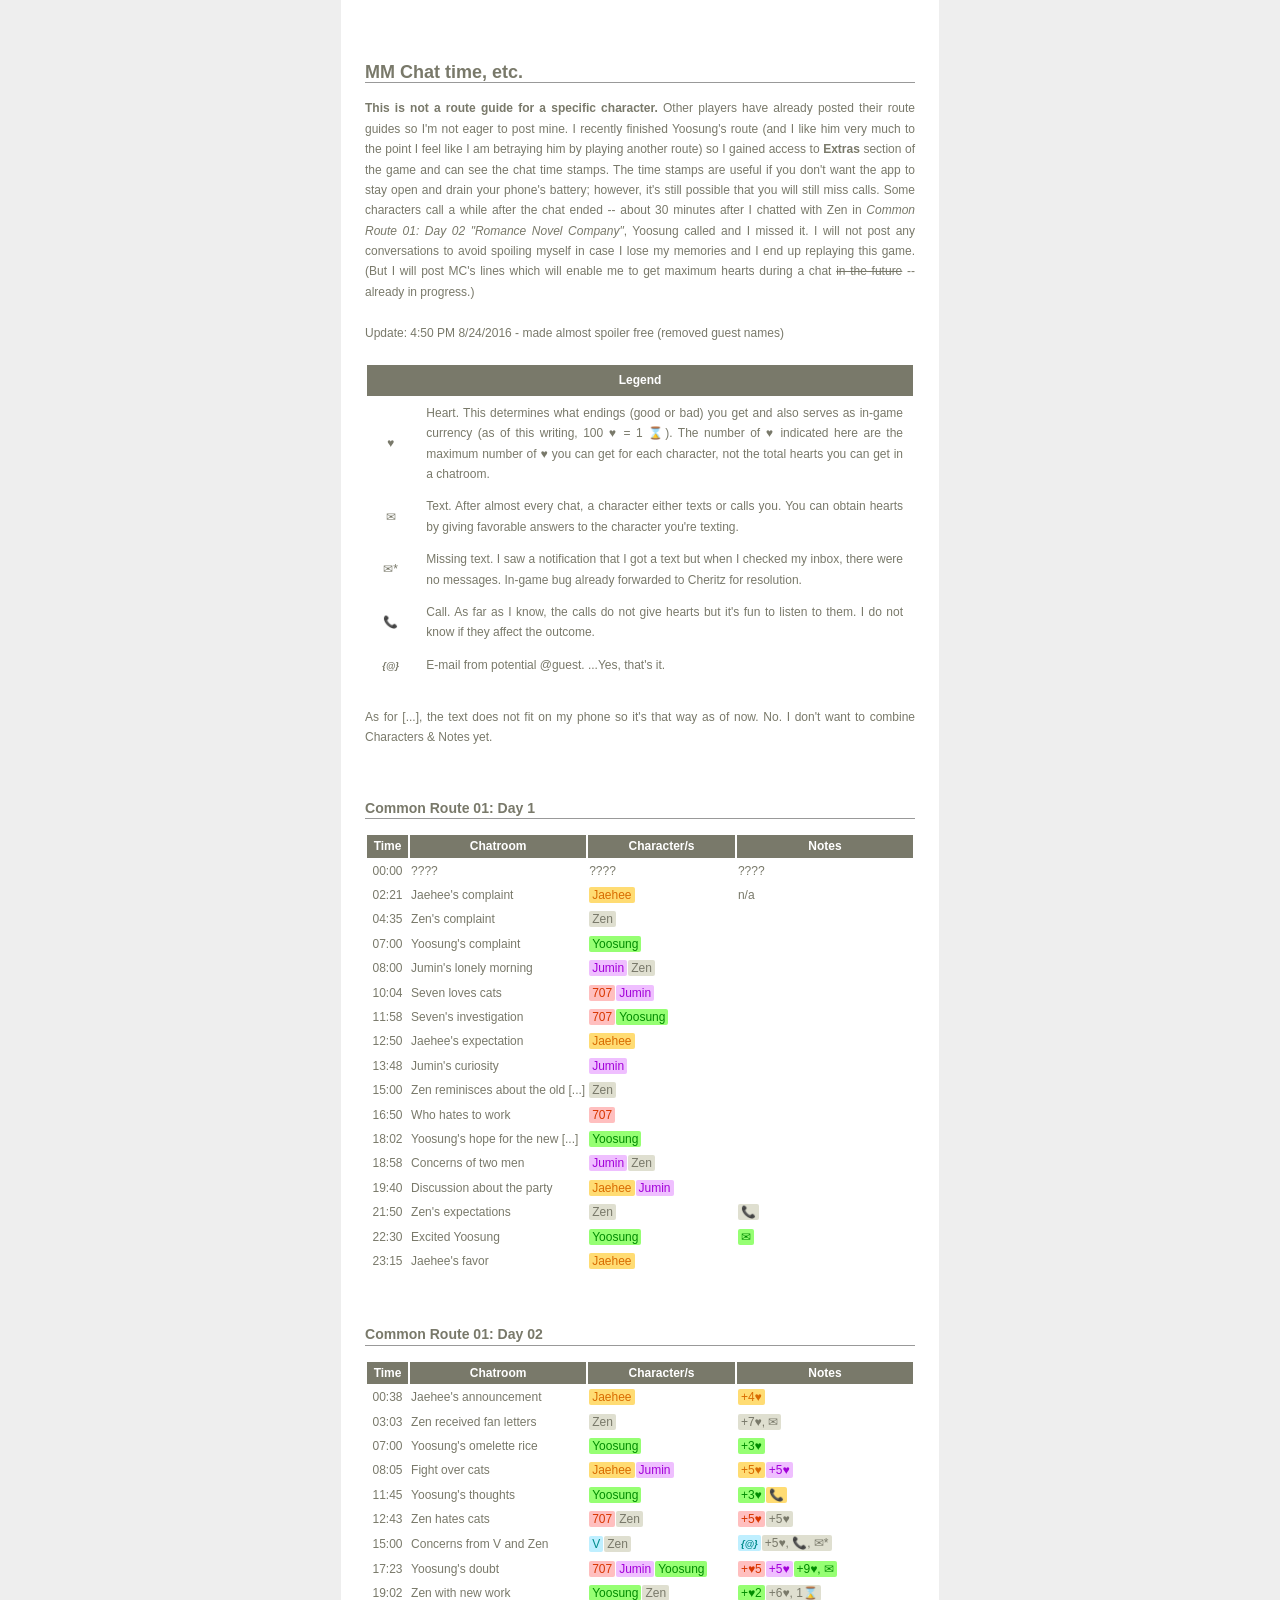
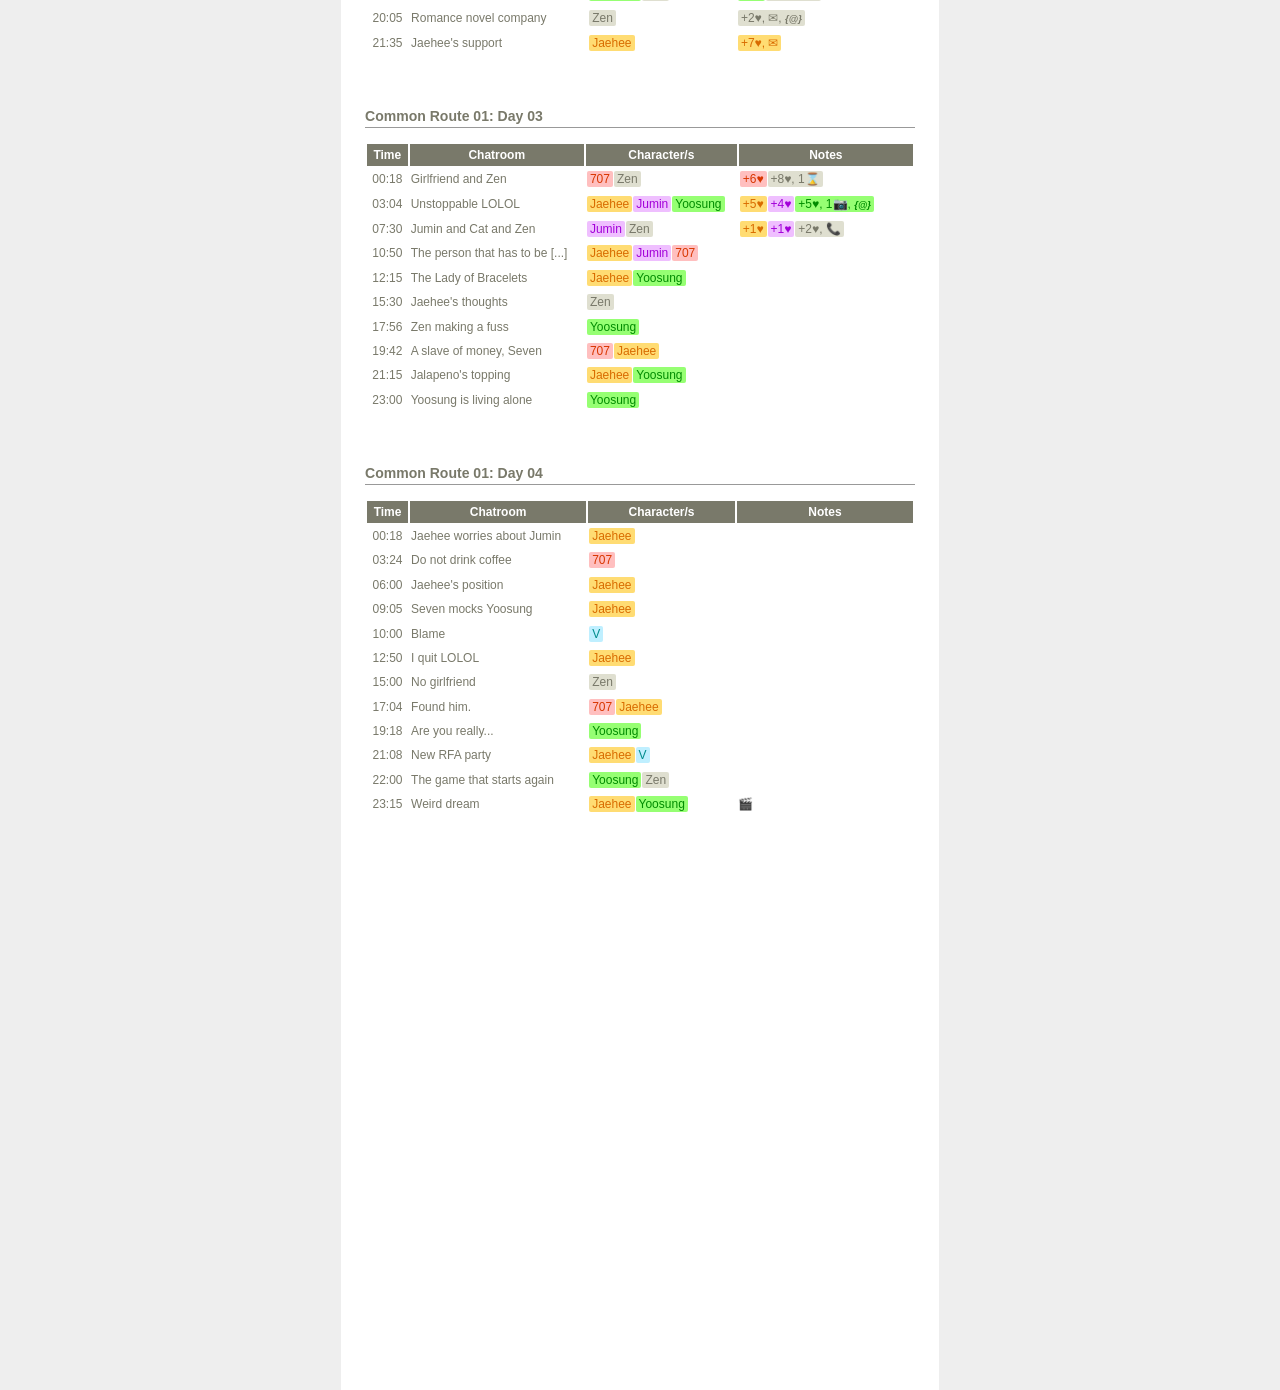
<file: index.html>
<!DOCTYPE html>
<head>
<title>MM Chat time, etc.</title>
<meta http-equiv="Content-Type" content="text/html; charset=utf-8" />
<meta name="description" content="" />
<meta name="author" content="wyh4l84" />
<meta name="keywords" content="" />
<meta name="robots" content="index,follow" />
<link rel="stylesheet" type="text/css" href="styles.css" />
</head>

<body>
<div class="content">
<h2>MM Chat time, etc.</h2>
<b>This is not a route guide for a specific character.</b> Other players have already posted their route guides so I'm not eager to post mine.
I recently finished Yoosung&#39;s route (and I like him very much to the point I feel like I am betraying him by playing another
route) so I gained access to <b>Extras</b> section of the game and can see the chat time stamps. The time stamps are useful if you don't want the app to stay open and drain your phone's battery; however, it's still possible that you will still miss calls. Some characters call a while after the chat ended -- about 30 minutes after I chatted with Zen in <i>Common Route 01: Day 02 "Romance Novel Company"</i>, Yoosung called and I missed it. I will not post any conversations to avoid spoiling myself in case I lose my memories and I end up replaying this game. (But I will post MC's lines which will enable me to get maximum hearts during a chat <del>in the future</del> -- already in progress.)<br/>
<br/>
Update: 4:50 PM 8/24/2016 - made almost spoiler free (removed guest names)
<br/>
<br/>
<table class="legend">
<tr>
	<th colspan="2">Legend</th>
</tr>
<tr>
	<td>♥</td>
	<td>Heart. This determines what endings (good or bad) you get and also serves as in-game currency (as of this writing, 100 ♥ = 1 ⌛). The number of ♥ indicated here are the maximum number of ♥ you can get for each character, not the total hearts you can get in a chatroom.</td>
</tr>
<tr>
	<td>✉</td>
	<td>Text. After almost every chat, a character either texts or calls you. You can obtain hearts by giving favorable answers to the character you're texting.</td>
</tr>
<tr>
	<td>✉*</td>
	<td>Missing text. I saw a notification that I got a text but when I checked my inbox, there were no messages. In-game bug already forwarded to Cheritz for resolution.</td>
</tr>
<tr>
	<td>📞</td>
	<td>Call. As far as I know, the calls do not give hearts but it's fun to listen to them. I do not know if they affect the outcome.</td>
</tr>
<tr>
	<td><span class="email">@</span></td>
	<td>E-mail from potential @guest. ...Yes, that's it.</td>
</tr>
<tr>
	<td></td>
	<td></td>
</tr>
<tr>
	<td></td>
	<td></td>
</tr>
</table>
As for [...], the text does not fit on my phone so it's that way as of now. No. I don't want to combine Characters & Notes yet.<br/>

<h3>Common Route 01: Day 1</h4>
<table><tbody>
<tr>
	<th>Time</th>
	<th>Chatroom</th>
	<th class="mm-character">Character/s</th>
	<th>Notes</th>
</tr>
<tr>
	<td>00:00</td>
	<td>????</td>
	<td>????</td>
	<td>????</td>
</tr>
<tr>
	<td>02:21</td>
	<td>Jaehee's complaint</td>
	<td><span class="mm-Jaehee mm-kyara">Jaehee</span></td>
	<td>n/a</td>
</tr>
<tr>
	<td>04:35</td>
	<td>Zen's complaint</td>
	<td><span class="mm-Zen mm-kyara">Zen</span></td>
	<td></td>
</tr>
<tr>
	<td>07:00</td>
	<td>Yoosung's complaint</td>
	<td><span class="mm-Yoosung mm-kyara">Yoosung</span></td>
	<td></td>
</tr>
<tr>
	<td>08:00</td>
	<td>Jumin's lonely morning</td>
	<td><span class="mm-Jumin mm-kyara">Jumin</span><span class="mm-Zen mm-kyara">Zen</span></td>
	<td></td>
</tr>
<tr>
	<td>10:04</td>
	<td>Seven loves cats</td>
	<td><span class="mm-707 mm-kyara">707</span><span class="mm-Jumin mm-kyara">Jumin</span></td>
	<td></td>
</tr>
<tr>
	<td>11:58</td>
	<td>Seven's investigation</td>
	<td><span class="mm-707 mm-kyara">707</span><span class="mm-Yoosung mm-kyara">Yoosung</span></td>
	<td></td>
</tr>
<tr>
	<td>12:50</td>
	<td>Jaehee's expectation</td>
	<td><span class="mm-Jaehee mm-kyara">Jaehee</span></td>
	<td></td>
</tr>
<tr>
	<td>13:48</td>
	<td>Jumin's curiosity</td>
	<td><span class="mm-Jumin mm-kyara">Jumin</span></td>
	<td></td>
</tr>
<tr>
	<td>15:00</td>
	<td>Zen reminisces about the old [...]</td>
	<td><span class="mm-Zen mm-kyara">Zen</span></td>
	<td></td>
</tr>
<tr>
	<td>16:50</td>
	<td>Who hates to work</td>
	<td><span class="mm-707 mm-kyara">707</span></td>
	<td></td>
</tr>
<tr>
	<td>18:02</td>
	<td>Yoosung's hope for the new [...]</td>
	<td><span class="mm-Yoosung mm-kyara">Yoosung</span></td>
	<td></td>
</tr>
<tr>
	<td>18:58</td>
	<td>Concerns of two men</td>
	<td><span class="mm-Jumin mm-kyara">Jumin</span><span class="mm-Zen mm-kyara">Zen</span></td>
	<td></td>
</tr>
<tr>
	<td>19:40</td>
	<td>Discussion about the party</td>
	<td><span class="mm-Jaehee mm-kyara">Jaehee</span><span class="mm-Jumin mm-kyara">Jumin</span></td>
	<td></td>
</tr>
<tr>
	<td>21:50</td>
	<td>Zen's expectations</td>
	<td><span class="mm-Zen mm-kyara">Zen</span></td>
	<td><span class="mm-Zen mm-kyara">📞</span></td>
</tr>
<tr>
	<td>22:30</td>
	<td>Excited Yoosung</td>
	<td><span class="mm-Yoosung mm-kyara">Yoosung</span></td>
	<td><span class="mm-Yoosung mm-kyara">✉</span></td>
</tr>
<tr>
	<td>23:15</td>
	<td>Jaehee's favor</td>
	<td><span class="mm-Jaehee mm-kyara">Jaehee</span></td>
	<td></td>
</tr>
</tbody></table>
<h3>Common Route 01: Day 02</h3>
<table><tbody>
<tr>
	<th>Time</th>
	<th>Chatroom</th>
	<th class="mm-character">Character/s</th>
	<th>Notes</th>
</tr>
<tr>
	<td>00:38</td>
	<td>Jaehee's announcement</td>
	<td><span class="mm-Jaehee mm-kyara">Jaehee</span></td>
	<td><span class="mm-Jaehee mm-kyara">+4♥</span></td>
</tr>
<tr>
	<td>03:03</td>
	<td>Zen received fan letters</td>
	<td><span class="mm-Zen mm-kyara">Zen</span></td>
	<td><span class="mm-Zen mm-kyara">+7♥, ✉</span></td>
</tr>
<tr>
	<td>07:00</td>
	<td>Yoosung's omelette rice</td>
	<td><span class="mm-Yoosung mm-kyara">Yoosung</span></td>
	<td><span class="mm-Yoosung mm-kyara">+3♥</span></td>
</tr>
<tr>
	<td>08:05</td>
	<td>Fight over cats</td>
	<td><span class="mm-Jaehee mm-kyara">Jaehee</span><span class="mm-Jumin mm-kyara">Jumin</span></td>
	<td><span class="mm-Jaehee mm-kyara">+5♥</span><span class="mm-Jumin mm-kyara">+5♥</span></td>
</tr>
<tr>
	<td>11:45</td>
	<td>Yoosung's thoughts</td>
	<td><span class="mm-Yoosung mm-kyara">Yoosung</span></td>
	<td><span class="mm-Yoosung mm-kyara">+3♥</span><span class="mm-Jaehee mm-kyara">📞</span></td>
</tr>
<tr>
	<td>12:43</td>
	<td>Zen hates cats</td>
	<td><span class="mm-707 mm-kyara">707</span><span class="mm-Zen mm-kyara">Zen</span></td>
	<td><span class="mm-707 mm-kyara">+5♥</span><span class="mm-Zen mm-kyara">+5♥</span></td>
</tr>
<tr>
	<td>15:00</td>
	<td>Concerns from V and Zen</td>
	<td><span class="mm-V mm-kyara">V</span><span class="mm-Zen mm-kyara">Zen</span></td>
	<td><span class="mm-V mm-kyara"><span class="email">@</span></span><span class="mm-Zen mm-kyara">+5♥, 📞, ✉*</span></td>
</tr>
<tr>
	<td>17:23</td>
	<td>Yoosung's doubt</td>
	<td><span class="mm-707 mm-kyara">707</span><span class="mm-Jumin mm-kyara">Jumin</span><span class="mm-Yoosung mm-kyara">Yoosung</span></td>
	<td><span class="mm-707 mm-kyara">+♥5</span><span class="mm-Jumin mm-kyara">+5♥</span><span class="mm-Yoosung mm-kyara">+9♥, ✉</span></td>
</tr>
<tr>
	<td>19:02</td>
	<td>Zen with new work</td>
	<td><span class="mm-Yoosung mm-kyara">Yoosung</span><span class="mm-Zen mm-kyara">Zen</span></td>
	<td><span class="mm-Yoosung mm-kyara">+♥2</span><span class="mm-Zen mm-kyara">+6♥, 1⌛</span></td>
</tr>
<tr>
	<td>20:05</td>
	<td>Romance novel company</td>
	<td><span class="mm-Zen mm-kyara">Zen</span></td>
	<td><span class="mm-Zen mm-kyara">+2♥, ✉, <span class="email">@</span></span></td>
</tr>
<tr>
	<td>21:35</td>
	<td>Jaehee's support</td>
	<td><span class="mm-Jaehee mm-kyara">Jaehee</span></td>
	<td><span class="mm-Jaehee mm-kyara">+7♥, ✉</span></td>
</tr>
</tbody></table>
<h3>Common Route 01: Day 03</h3>
<table><tbody>
<tr>
	<th>Time</th>
	<th>Chatroom</th>
	<th class="mm-character">Character/s</th>
	<th>Notes</th>
</tr>
<tr>
	<td>00:18</td>
	<td>Girlfriend and Zen</td>
	<td><span class="mm-707 mm-kyara">707</span><span class="mm-Zen mm-kyara">Zen</span></td>
	<td><span class="mm-707 mm-kyara">+6♥</span><span class="mm-Zen mm-kyara">+8♥, 1⌛</span></td>
</tr>
<tr>
	<td>03:04</td>
	<td>Unstoppable LOLOL</td>
	<td><span class="mm-Jaehee mm-kyara">Jaehee</span><span class="mm-Jumin mm-kyara">Jumin</span><span class="mm-Yoosung mm-kyara">Yoosung</span></td>
	<td><span class="mm-Jaehee mm-kyara">+5♥</span><span class="mm-Jumin mm-kyara">+4♥</span><span class="mm-Yoosung mm-kyara">+5♥, 1📷, <span class="email">@</span></span></td>
</tr>
<tr>
	<td>07:30</td>
	<td>Jumin and Cat and Zen</td>
	<td><span class="mm-Jumin mm-kyara">Jumin</span><span class="mm-Zen mm-kyara">Zen</span></td>
	<td><span class="mm-Jaehee mm-kyara">+1♥</span><span class="mm-Jumin mm-kyara">+1♥</span><span class="mm-Zen mm-kyara">+2♥, 📞</span></td>
</tr>
<tr>
	<td>10:50</td>
	<td>The person that has to be [...]</td>
	<td><span class="mm-Jaehee mm-kyara">Jaehee</span><span class="mm-Jumin mm-kyara">Jumin</span><span class="mm-707 mm-kyara">707</span></td>
	<td></td>
</tr>
<tr>
	<td>12:15</td>
	<td>The Lady of Bracelets</td>
	<td><span class="mm-Jaehee mm-kyara">Jaehee</span><span class="mm-Yoosung mm-kyara">Yoosung</span></td>
	<td></td>
</tr>
<tr>
	<td>15:30</td>
	<td>Jaehee's thoughts</td>
	<td><span class="mm-Zen mm-kyara">Zen</span></td>
	<td></td>
</tr>
<tr>
	<td>17:56</td>
	<td>Zen making a fuss</td>
	<td><span class="mm-Yoosung mm-kyara">Yoosung</span></td>
	<td></td>
</tr>
<tr>
	<td>19:42</td>
	<td>A slave of money, Seven</td>
	<td><span class="mm-707 mm-kyara">707</span><span class="mm-Jaehee mm-kyara">Jaehee</span></td>
	<td></td>
</tr>
<tr>
	<td>21:15</td>
	<td>Jalapeno's topping</td>
	<td><span class="mm-Jaehee mm-kyara">Jaehee</span><span class="mm-Yoosung mm-kyara">Yoosung</span></td>
	<td></td>
</tr>
<tr>
	<td>23:00</td>
	<td>Yoosung is living alone</td>
	<td><span class="mm-Yoosung mm-kyara">Yoosung</span></td>
	<td></td>
</tr>
</tbody>
</table>
<h3>Common Route 01: Day 04</h3>
<table><tbody>
<tr>
	<th>Time</th>
	<th>Chatroom</th>
	<th class="mm-character">Character/s</th>
	<th>Notes</th>
</tr>
<tr>
	<td>00:18</td>
	<td>Jaehee worries about Jumin</td>
	<td><span class="mm-Jaehee mm-kyara">Jaehee</span></td>
	<td></td>
</tr>
<tr>
	<td>03:24</td>
	<td>Do not drink coffee</td>
	<td><span class="mm-707 mm-kyara">707</span></td>
	<td></td>
</tr>
<tr>
	<td>06:00</td>
	<td>Jaehee's position</td>
	<td><span class="mm-Jaehee mm-kyara">Jaehee</span></td>
	<td></td>
</tr>
<tr>
	<td>09:05</td>
	<td>Seven mocks Yoosung</td>
	<td><span class="mm-Jaehee mm-kyara">Jaehee</span></td>
	<td></td>
</tr>
<tr>
	<td>10:00</td>
	<td>Blame</td>
	<td><span class="mm-V mm-kyara">V</span></td>
	<td></td>
</tr>
<tr>
	<td>12:50</td>
	<td>I quit LOLOL</td>
	<td><span class="mm-Jaehee mm-kyara">Jaehee</span></td>
	<td></td>
</tr>
<tr>
	<td>15:00</td>
	<td>No girlfriend</td>
	<td><span class="mm-Zen mm-kyara">Zen</span></td>
	<td></td>
</tr>
<tr>
	<td>17:04</td>
	<td>Found him.</td>
	<td><span class="mm-707 mm-kyara">707</span><span class="mm-Jaehee mm-kyara">Jaehee</span></td>
	<td></td>
</tr>
<tr>
	<td>19:18</td>
	<td>Are you really...</td>
	<td><span class="mm-Yoosung mm-kyara">Yoosung</span></td>
	<td></td>
</tr>
<tr>
	<td>21:08</td>
	<td>New RFA party</td>
	<td><span class="mm-Jaehee mm-kyara">Jaehee</span><span class="mm-V mm-kyara">V</span></td>
	<td></td>
</tr>
<tr>
	<td>22:00</td>
	<td>The game that starts again</td>
	<td><span class="mm-Yoosung mm-kyara">Yoosung</span><span class="mm-Zen mm-kyara">Zen</span></td>
	<td></td>
</tr>
<tr>
	<td>23:15</td>
	<td>Weird dream</td>
	<td><span class="mm-Jaehee mm-kyara">Jaehee</span><span class="mm-Yoosung mm-kyara">Yoosung</span></td>
	<td>🎬</td>
</tr>
<tr>
	<td></td>
	<td></td>
	<td></td>
	<td></td>
</tr>
<tr>
	<td></td>
	<td></td>
	<td></td>
	<td></td>
</tr>
<tr>
	<td></td>
	<td></td>
	<td></td>
	<td></td>
</tr>
<tr>
	<td></td>
	<td></td>
	<td></td>
	<td></td>
</tr>
<tr>
	<td></td>
	<td></td>
	<td></td>
	<td></td>
</tr>
<tr>
	<td></td>
	<td></td>
	<td></td>
	<td></td>
</tr>
<tr>
	<td></td>
	<td></td>
	<td></td>
	<td></td>
</tr>
<tr>
	<td></td>
	<td></td>
	<td></td>
	<td></td>
</tr>
<tr>
	<td></td>
	<td></td>
	<td></td>
	<td></td>
</tr>
<tr>
	<td></td>
	<td></td>
	<td></td>
	<td></td>
</tr>
<tr>
	<td></td>
	<td></td>
	<td></td>
	<td></td>
</tr>
<tr>
	<td></td>
	<td></td>
	<td></td>
	<td></td>
</tr>
<tr>
	<td></td>
	<td></td>
	<td></td>
	<td></td>
</tr>
<tr>
	<td></td>
	<td></td>
	<td></td>
	<td></td>
</tr>
<tr>
	<td></td>
	<td></td>
	<td></td>
	<td></td>
</tr>
<tr>
	<td></td>
	<td></td>
	<td></td>
	<td></td>
</tr>
<tr>
	<td></td>
	<td></td>
	<td></td>
	<td></td>
</tr>
<tr>
	<td></td>
	<td></td>
	<td></td>
	<td></td>
</tr>
<tr>
	<td></td>
	<td></td>
	<td></td>
	<td></td>
</tr>
<tr>
	<td></td>
	<td></td>
	<td></td>
	<td></td>
</tr>
<tr>
	<td></td>
	<td></td>
	<td></td>
	<td></td>
</tr>
<tr>
	<td></td>
	<td></td>
	<td></td>
	<td></td>
</tr>
<tr>
	<td></td>
	<td></td>
	<td></td>
	<td></td>
</tr>
<tr>
	<td></td>
	<td></td>
	<td></td>
	<td></td>
</tr>
<tr>
	<td></td>
	<td></td>
	<td></td>
	<td></td>
</tr>
<tr>
	<td></td>
	<td></td>
	<td></td>
	<td></td>
</tr>
<tr>
	<td></td>
	<td></td>
	<td></td>
	<td></td>
</tr>
<tr>
	<td></td>
	<td></td>
	<td></td>
	<td></td>
</tr>
<tr>
	<td></td>
	<td></td>
	<td></td>
	<td></td>
</tr>
<tr>
	<td></td>
	<td></td>
	<td></td>
	<td></td>
</tr>
<tr>
	<td></td>
	<td></td>
	<td></td>
	<td></td>
</tr>
<tr>
	<td></td>
	<td></td>
	<td></td>
	<td></td>
</tr>
<tr>
	<td></td>
	<td></td>
	<td></td>
	<td></td>
</tr>
<tr>
	<td></td>
	<td></td>
	<td></td>
	<td></td>
</tr>
</tbody></table>
<table><tbody>
<tr>
	<td></td>
	<td></td>
	<td></td>
	<td></td>
</tr>
<tr>
	<td></td>
	<td></td>
	<td></td>
	<td></td>
</tr>
<tr>
	<td></td>
	<td></td>
	<td></td>
	<td></td>
</tr>
<tr>
	<td></td>
	<td></td>
	<td></td>
	<td></td>
</tr>
<tr>
	<td></td>
	<td></td>
	<td></td>
	<td></td>
</tr>
<tr>
	<td></td>
	<td></td>
	<td></td>
	<td></td>
</tr>
<tr>
	<td></td>
	<td></td>
	<td></td>
	<td></td>
</tr>
<tr>
	<td></td>
	<td></td>
	<td></td>
	<td></td>
</tr>
<tr>
	<td></td>
	<td></td>
	<td></td>
	<td></td>
</tr>
<tr>
	<td></td>
	<td></td>
	<td></td>
	<td></td>
</tr>
<tr>
	<td></td>
	<td></td>
	<td></td>
	<td></td>
</tr>
<tr>
	<td></td>
	<td></td>
	<td></td>
	<td></td>
</tr>
</tbody></table>
<table><tbody>
<tr>
	<td></td>
	<td></td>
	<td></td>
	<td></td>
</tr>
<tr>
	<td></td>
	<td></td>
	<td></td>
	<td></td>
</tr>
<tr>
	<td></td>
	<td></td>
	<td></td>
	<td></td>
</tr>
<tr>
	<td></td>
	<td></td>
	<td></td>
	<td></td>
</tr>
<tr>
	<td></td>
	<td></td>
	<td></td>
	<td></td>
</tr>
<tr>
	<td></td>
	<td></td>
	<td></td>
	<td></td>
</tr>
<tr>
	<td></td>
	<td></td>
	<td></td>
	<td></td>
</tr>
<tr>
	<td></td>
	<td></td>
	<td></td>
	<td></td>
</tr>
<tr>
	<td></td>
	<td></td>
	<td></td>
	<td></td>
</tr>
<tr>
	<td></td>
	<td></td>
	<td></td>
	<td></td>
</tr>
<tr>
	<td></td>
	<td></td>
	<td></td>
	<td></td>
</tr>
<tr>
	<td></td>
	<td></td>
	<td></td>
	<td></td>
</tr>
</tbody></table>
<table><tbody>
<tr>
	<td></td>
	<td></td>
	<td></td>
	<td></td>
</tr>
<tr>
	<td></td>
	<td></td>
	<td></td>
	<td></td>
</tr>
<tr>
	<td></td>
	<td></td>
	<td></td>
	<td></td>
</tr>
<tr>
	<td></td>
	<td></td>
	<td></td>
	<td></td>
</tr>
<tr>
	<td></td>
	<td></td>
	<td></td>
	<td></td>
</tr>
<tr>
	<td></td>
	<td></td>
	<td></td>
	<td></td>
</tr>
<tr>
	<td></td>
	<td></td>
	<td></td>
	<td></td>
</tr>
<tr>
	<td></td>
	<td></td>
	<td></td>
	<td></td>
</tr>
<tr>
	<td></td>
	<td></td>
	<td></td>
	<td></td>
</tr>
<tr>
	<td></td>
	<td></td>
	<td></td>
	<td></td>
</tr>
<tr>
	<td></td>
	<td></td>
	<td></td>
	<td></td>
</tr>
<tr>
	<td></td>
	<td></td>
	<td></td>
	<td></td>
</tr>
</tbody></table>
<table><tbody>
<tr>
	<td></td>
	<td></td>
	<td></td>
	<td></td>
</tr>
<tr>
	<td></td>
	<td></td>
	<td></td>
	<td></td>
</tr>
<tr>
	<td></td>
	<td></td>
	<td></td>
	<td></td>
</tr>
<tr>
	<td></td>
	<td></td>
	<td></td>
	<td></td>
</tr>
<tr>
	<td></td>
	<td></td>
	<td></td>
	<td></td>
</tr>
<tr>
	<td></td>
	<td></td>
	<td></td>
	<td></td>
</tr>
<tr>
	<td></td>
	<td></td>
	<td></td>
	<td></td>
</tr>
<tr>
	<td></td>
	<td></td>
	<td></td>
	<td></td>
</tr>
<tr>
	<td></td>
	<td></td>
	<td></td>
	<td></td>
</tr>
<tr>
	<td></td>
	<td></td>
	<td></td>
	<td></td>
</tr>
<tr>
	<td></td>
	<td></td>
	<td></td>
	<td></td>
</tr>
<tr>
	<td></td>
	<td></td>
	<td></td>
	<td></td>
</tr>
</tbody></table>

<br/>
<br/>
<br/>
<br/>
<br/>
<br/>
<br/>
<br/>
<br/>
<br/>
<br/>
</div>
</body>
</html>
</file>
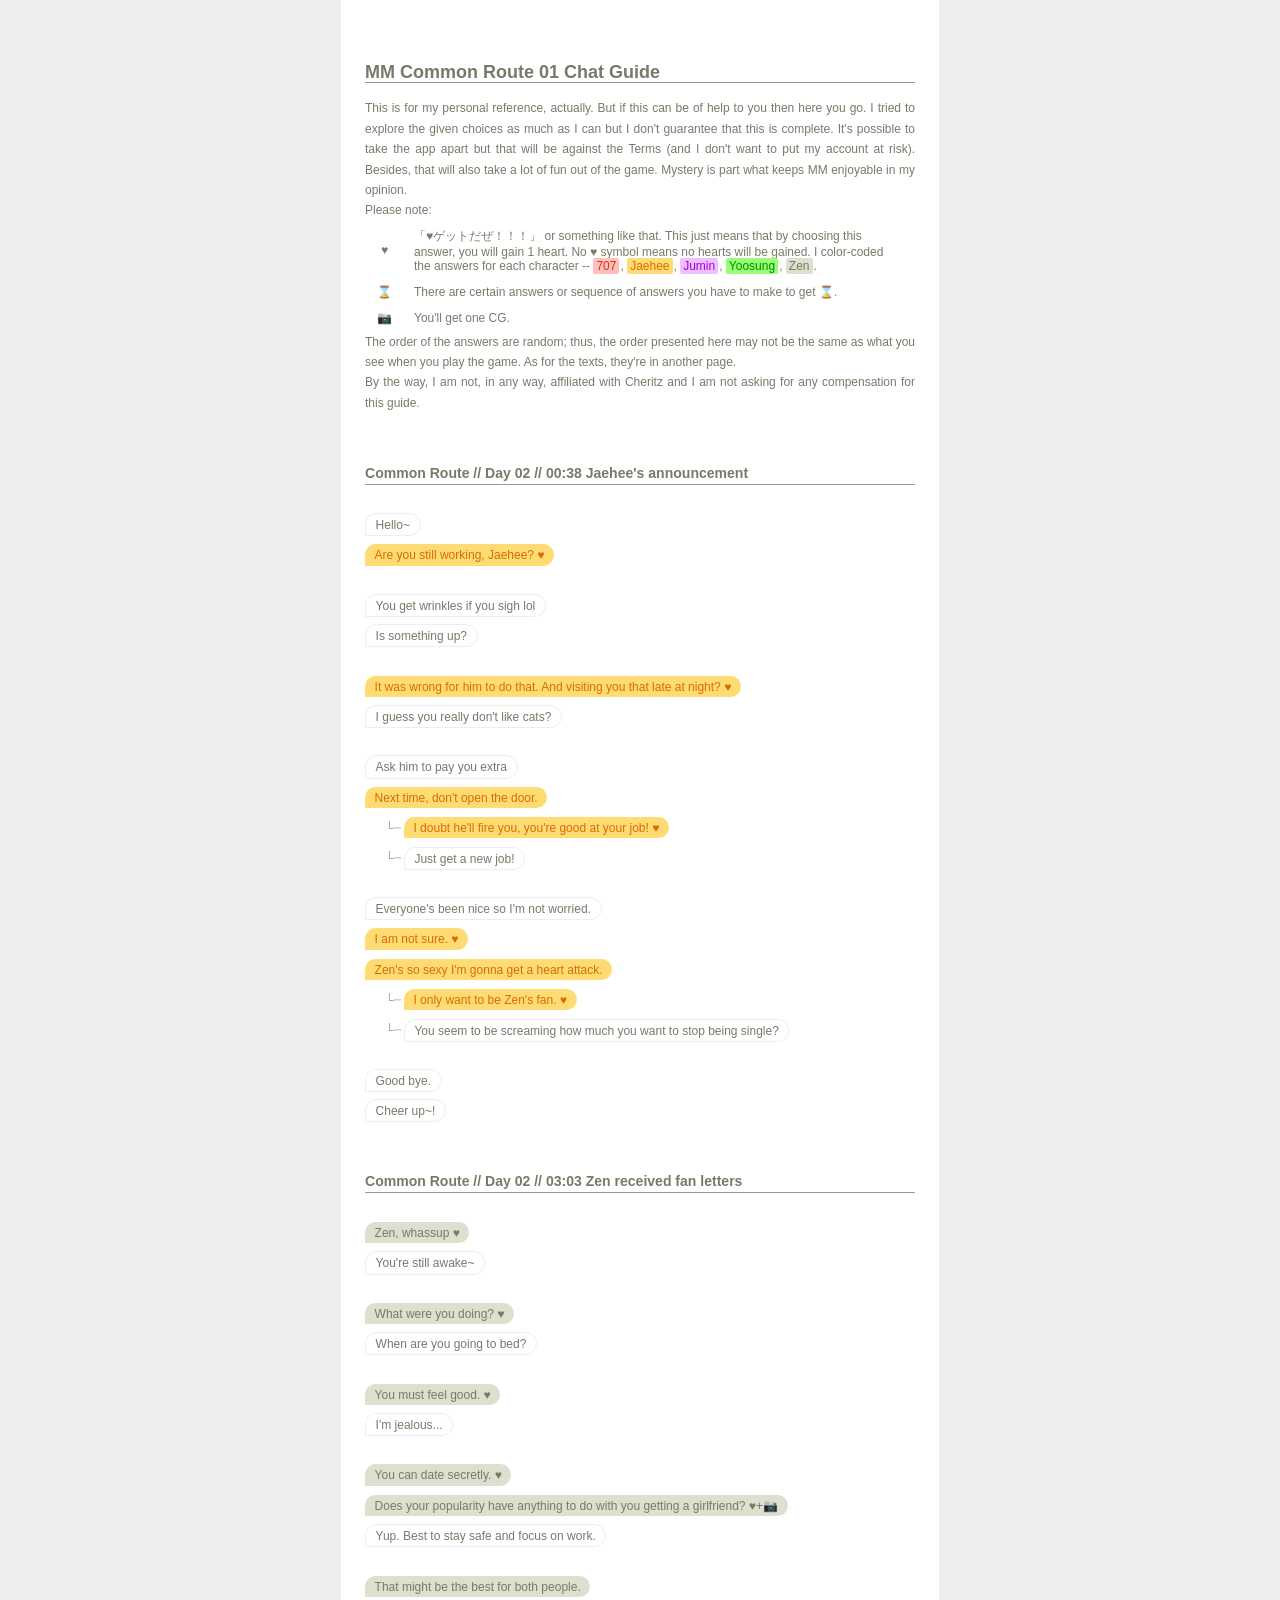
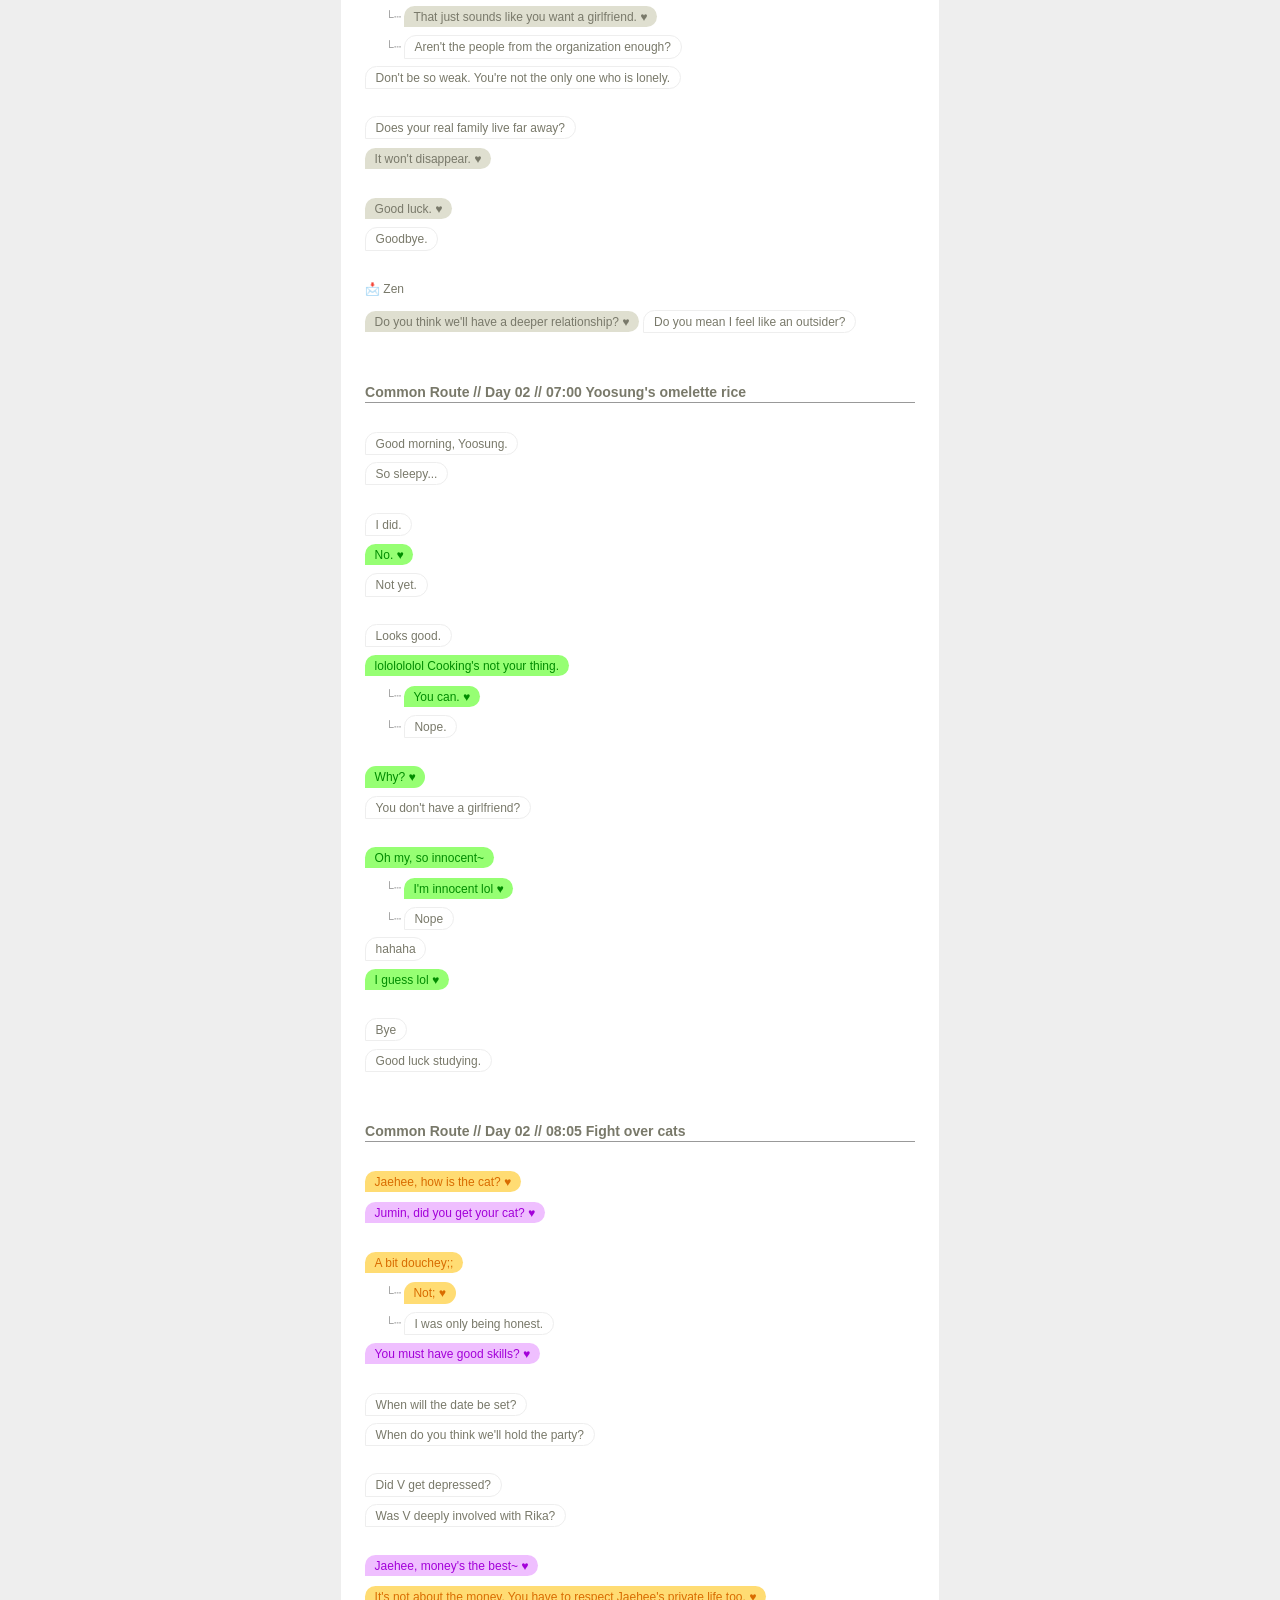
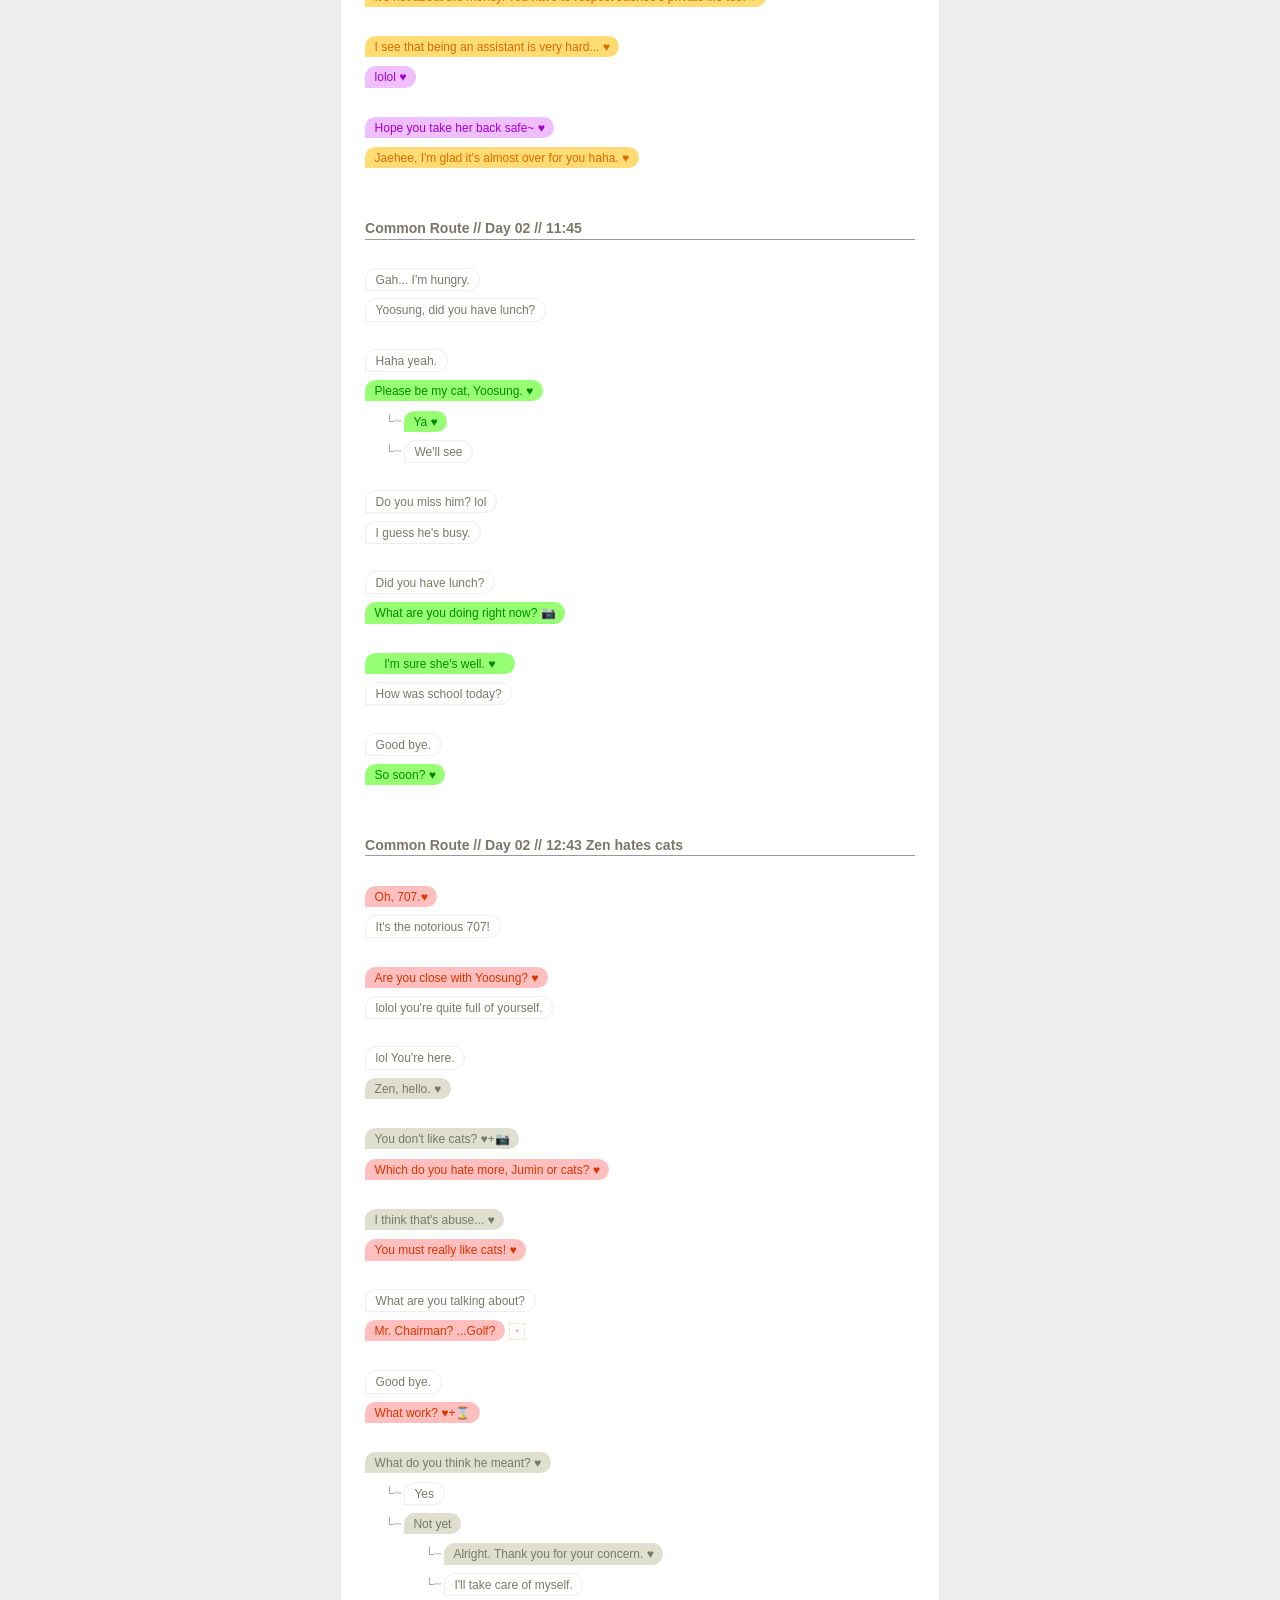
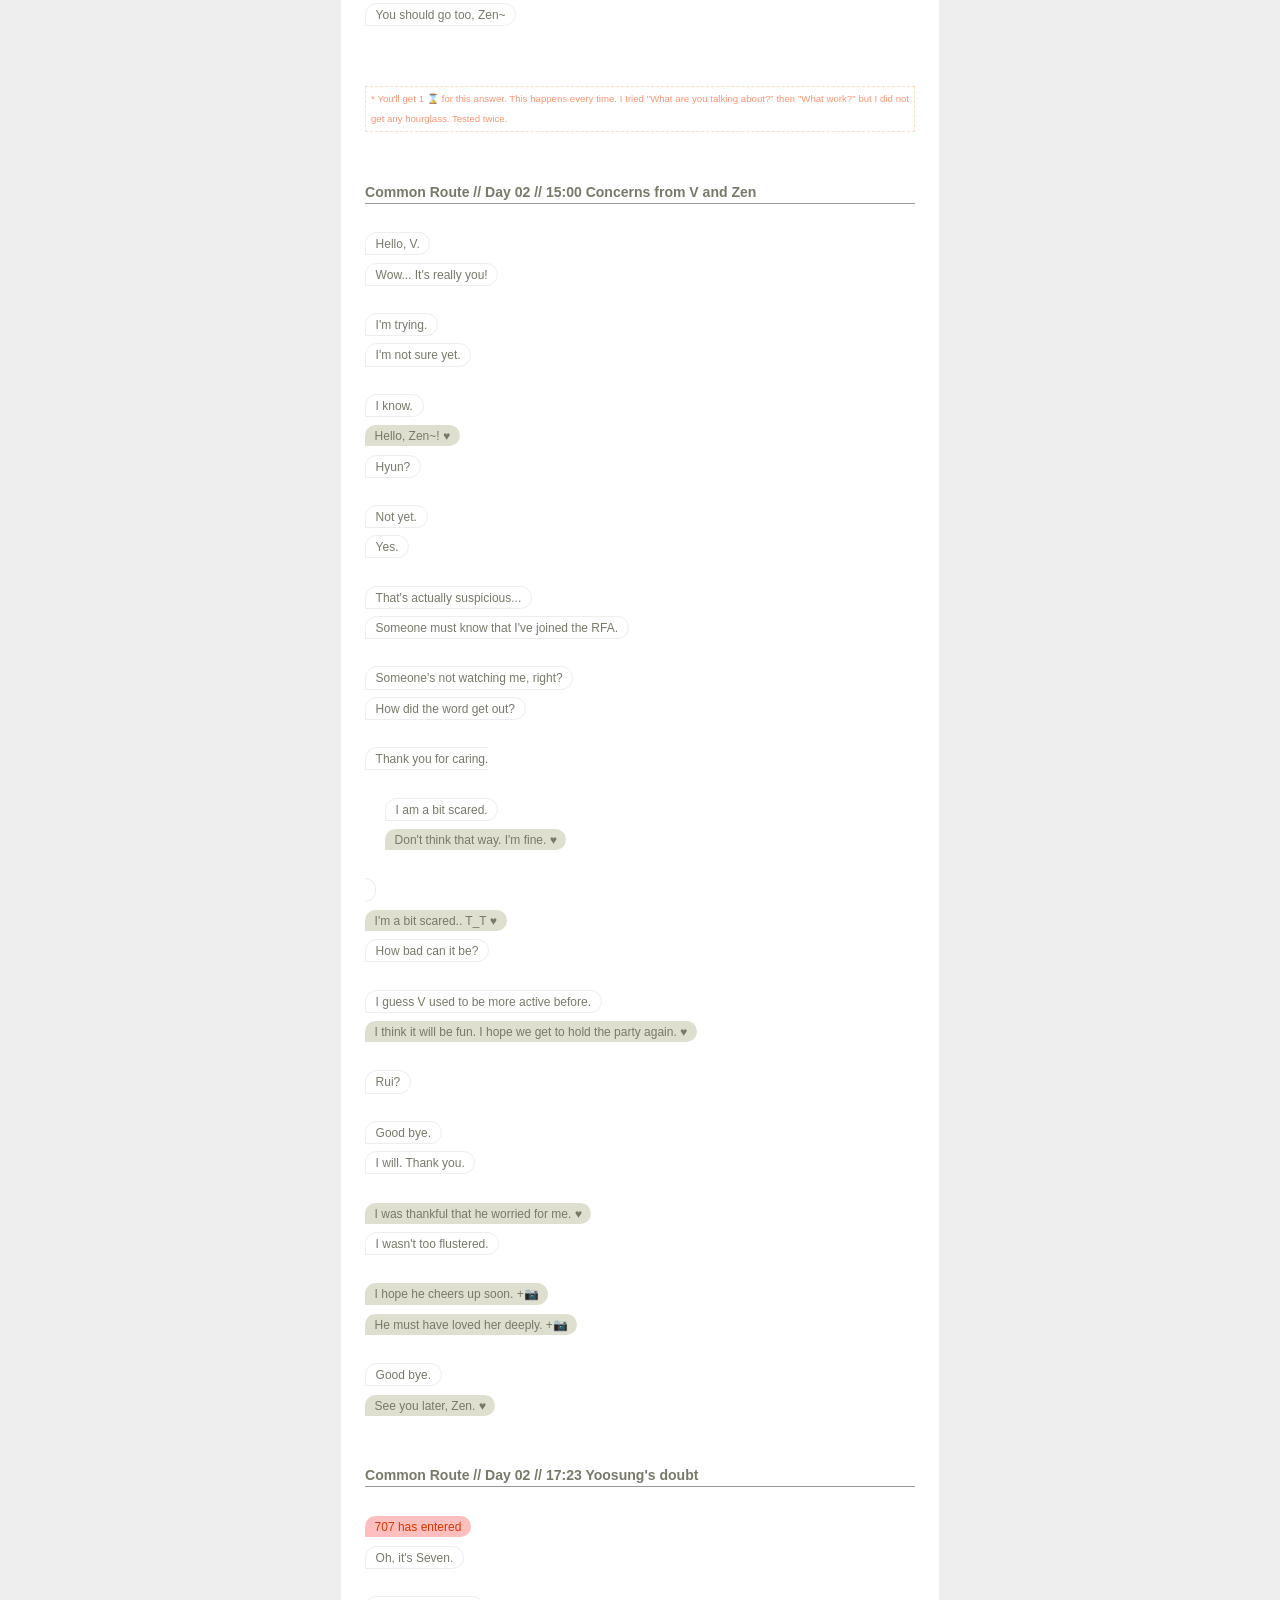
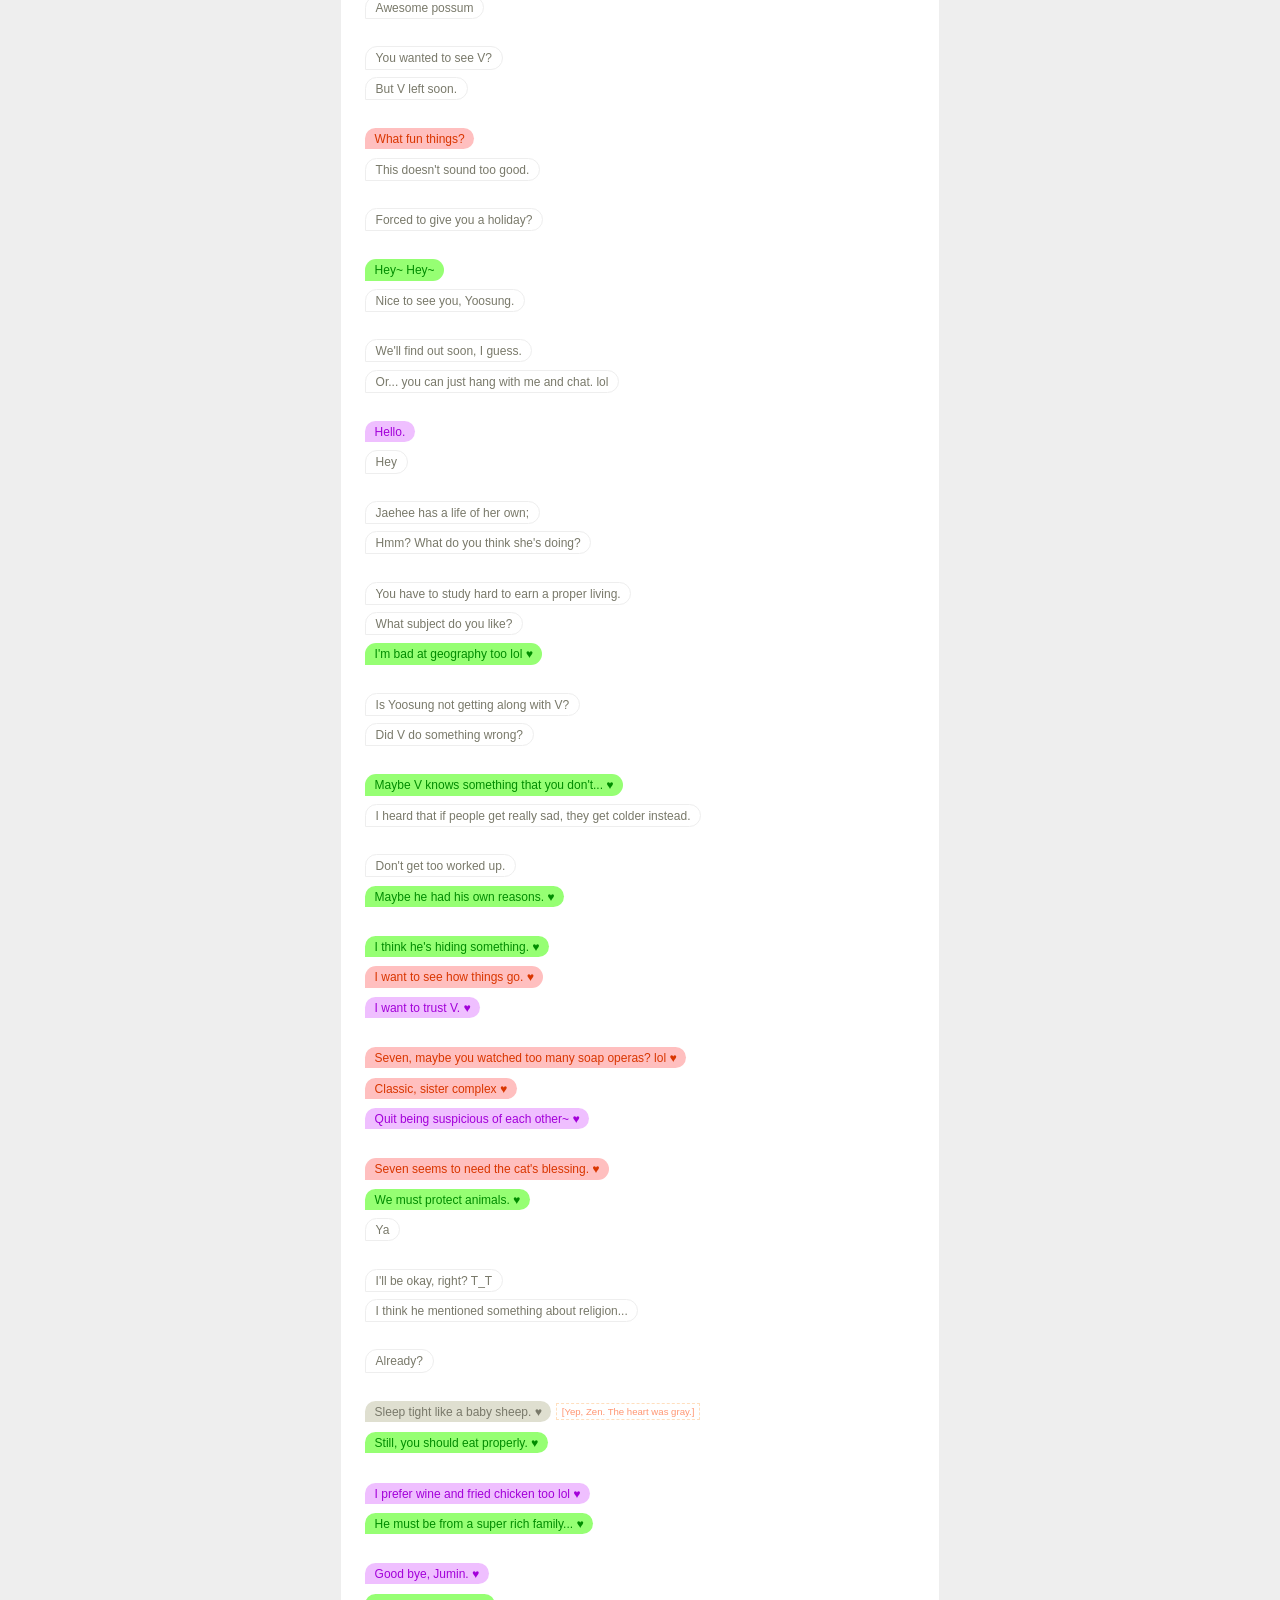
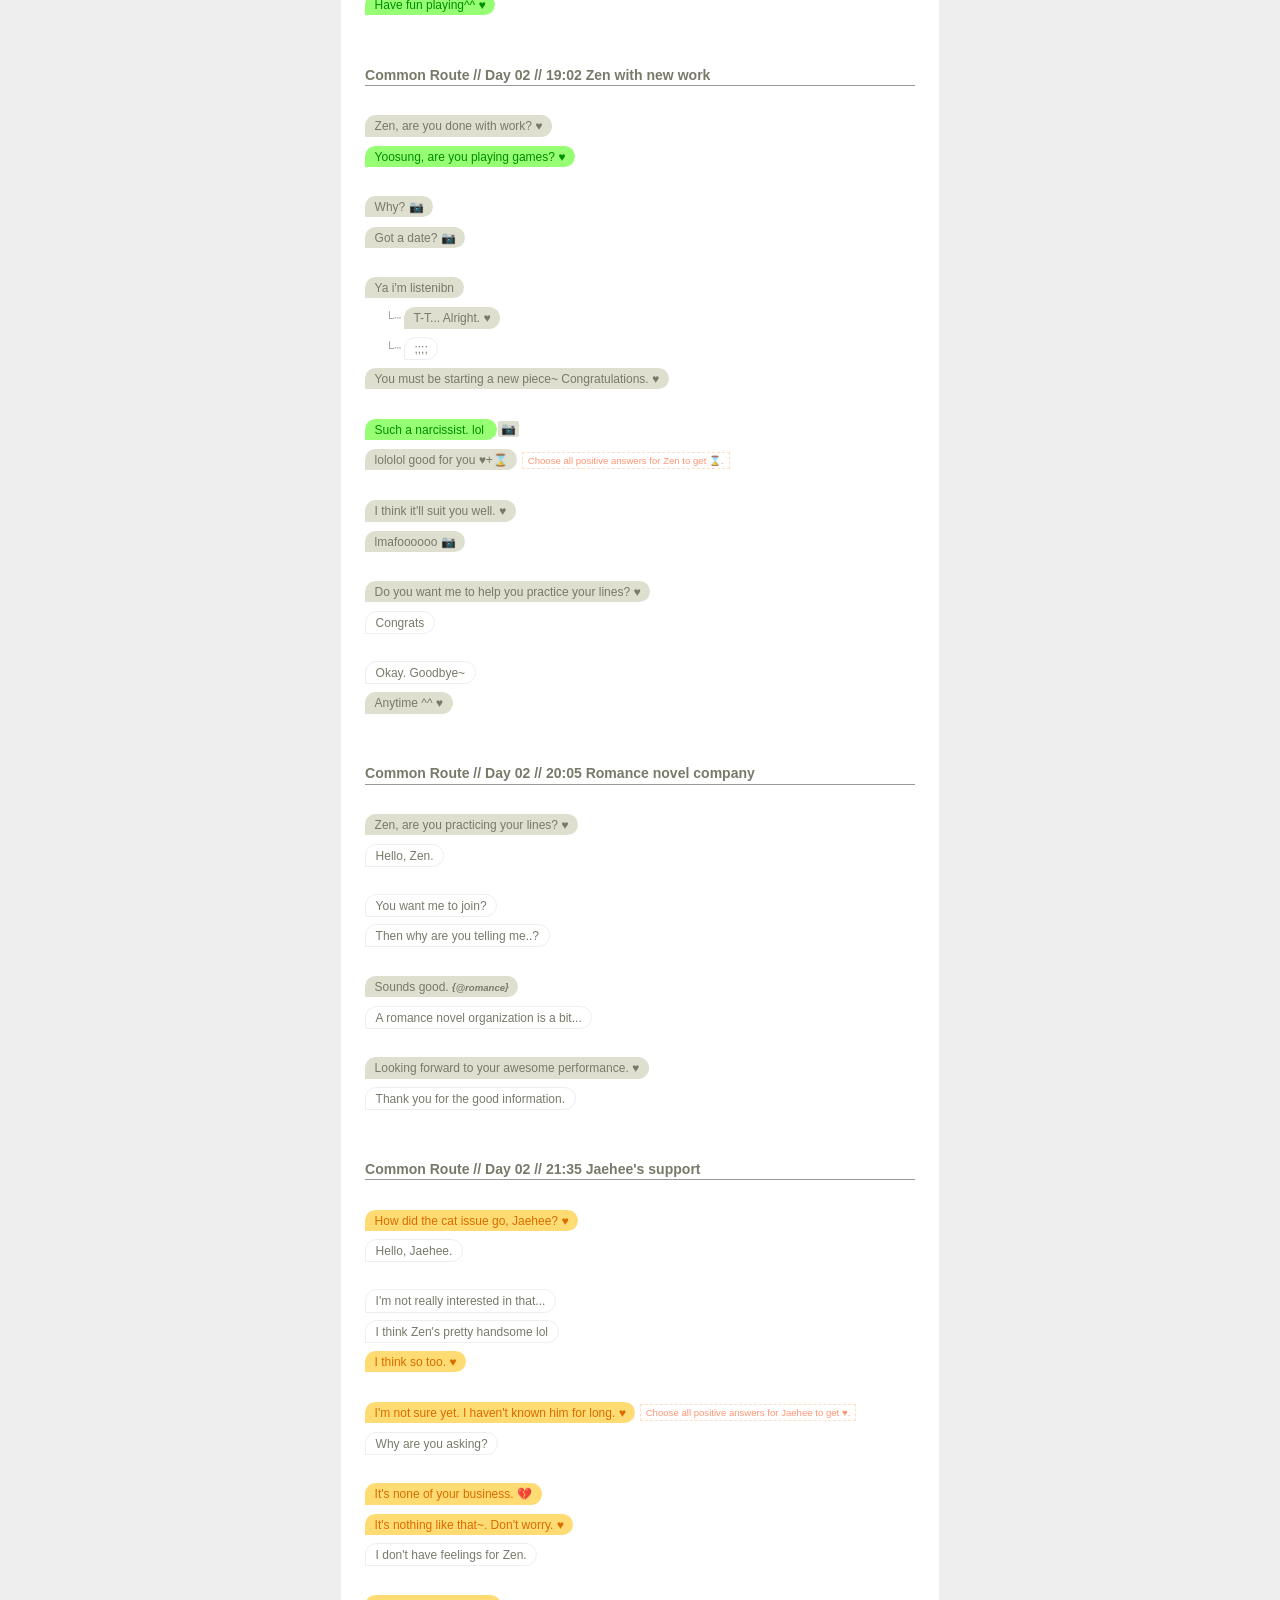
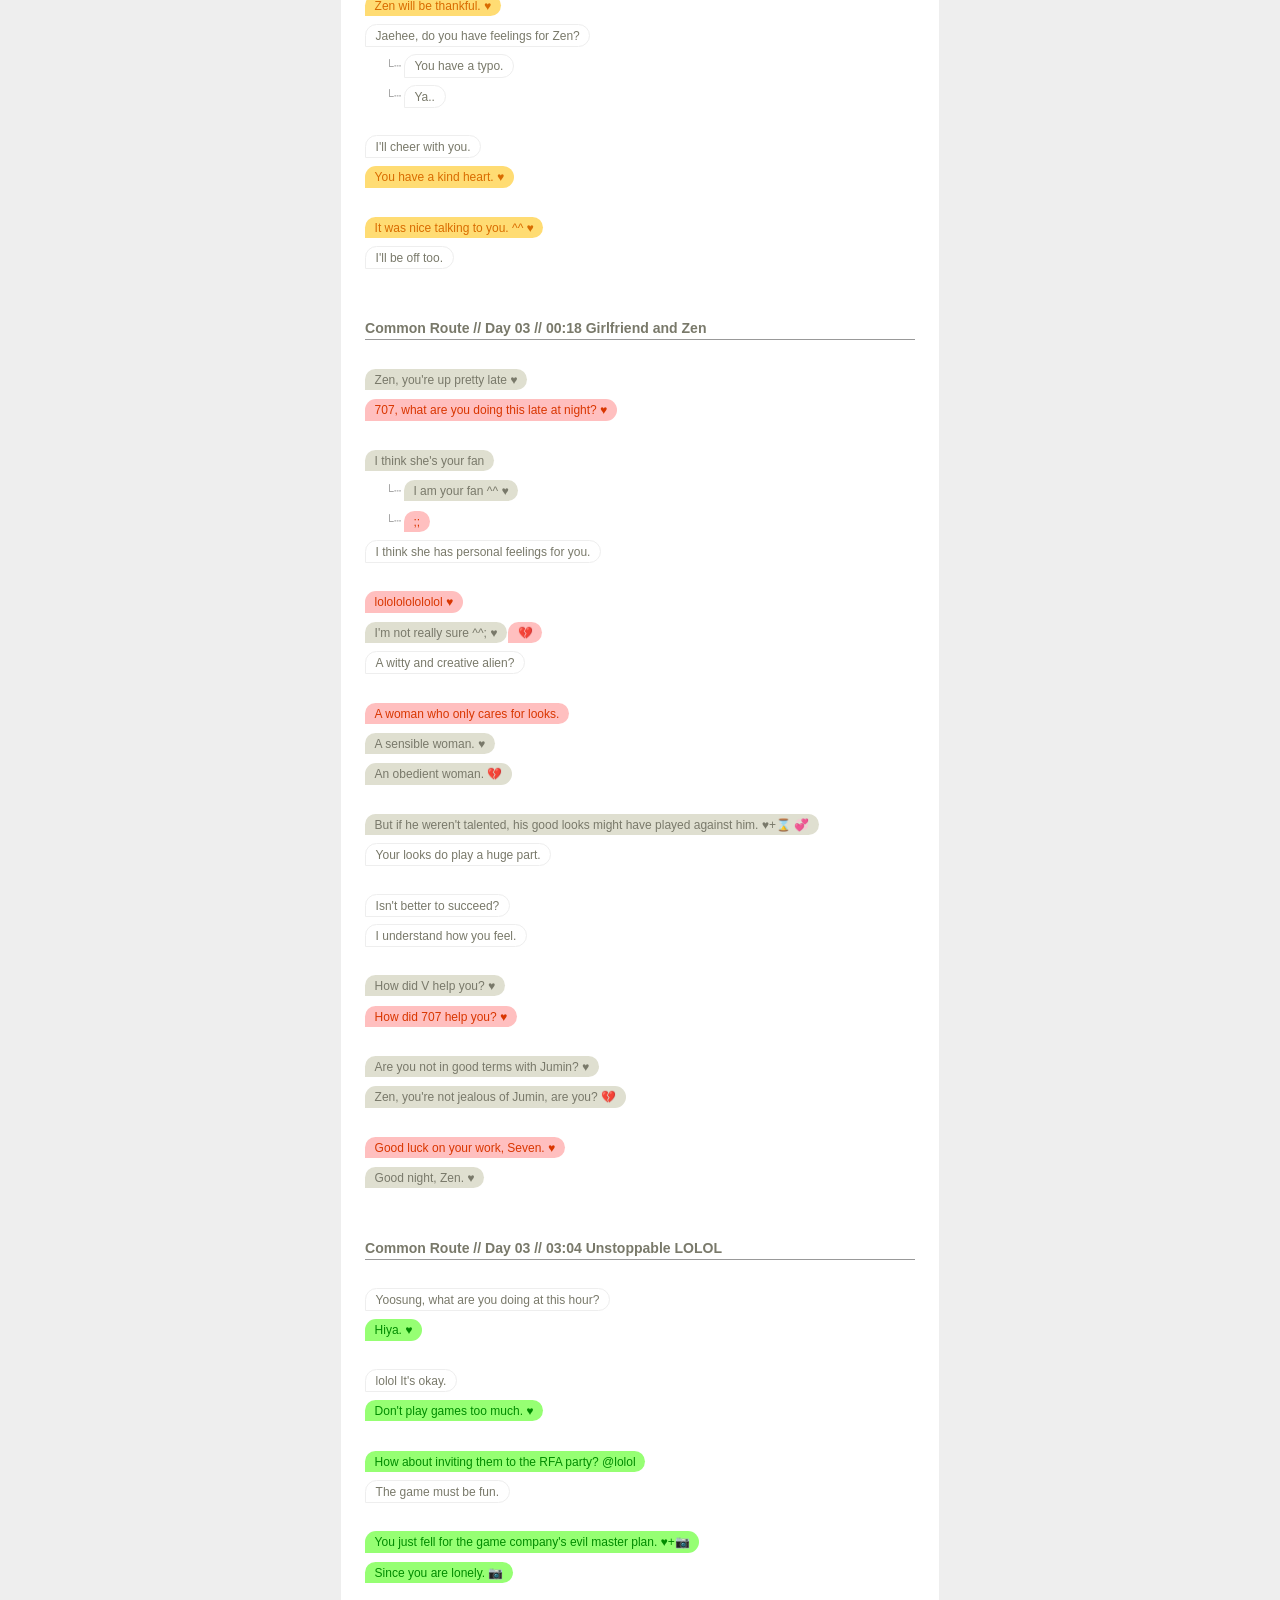
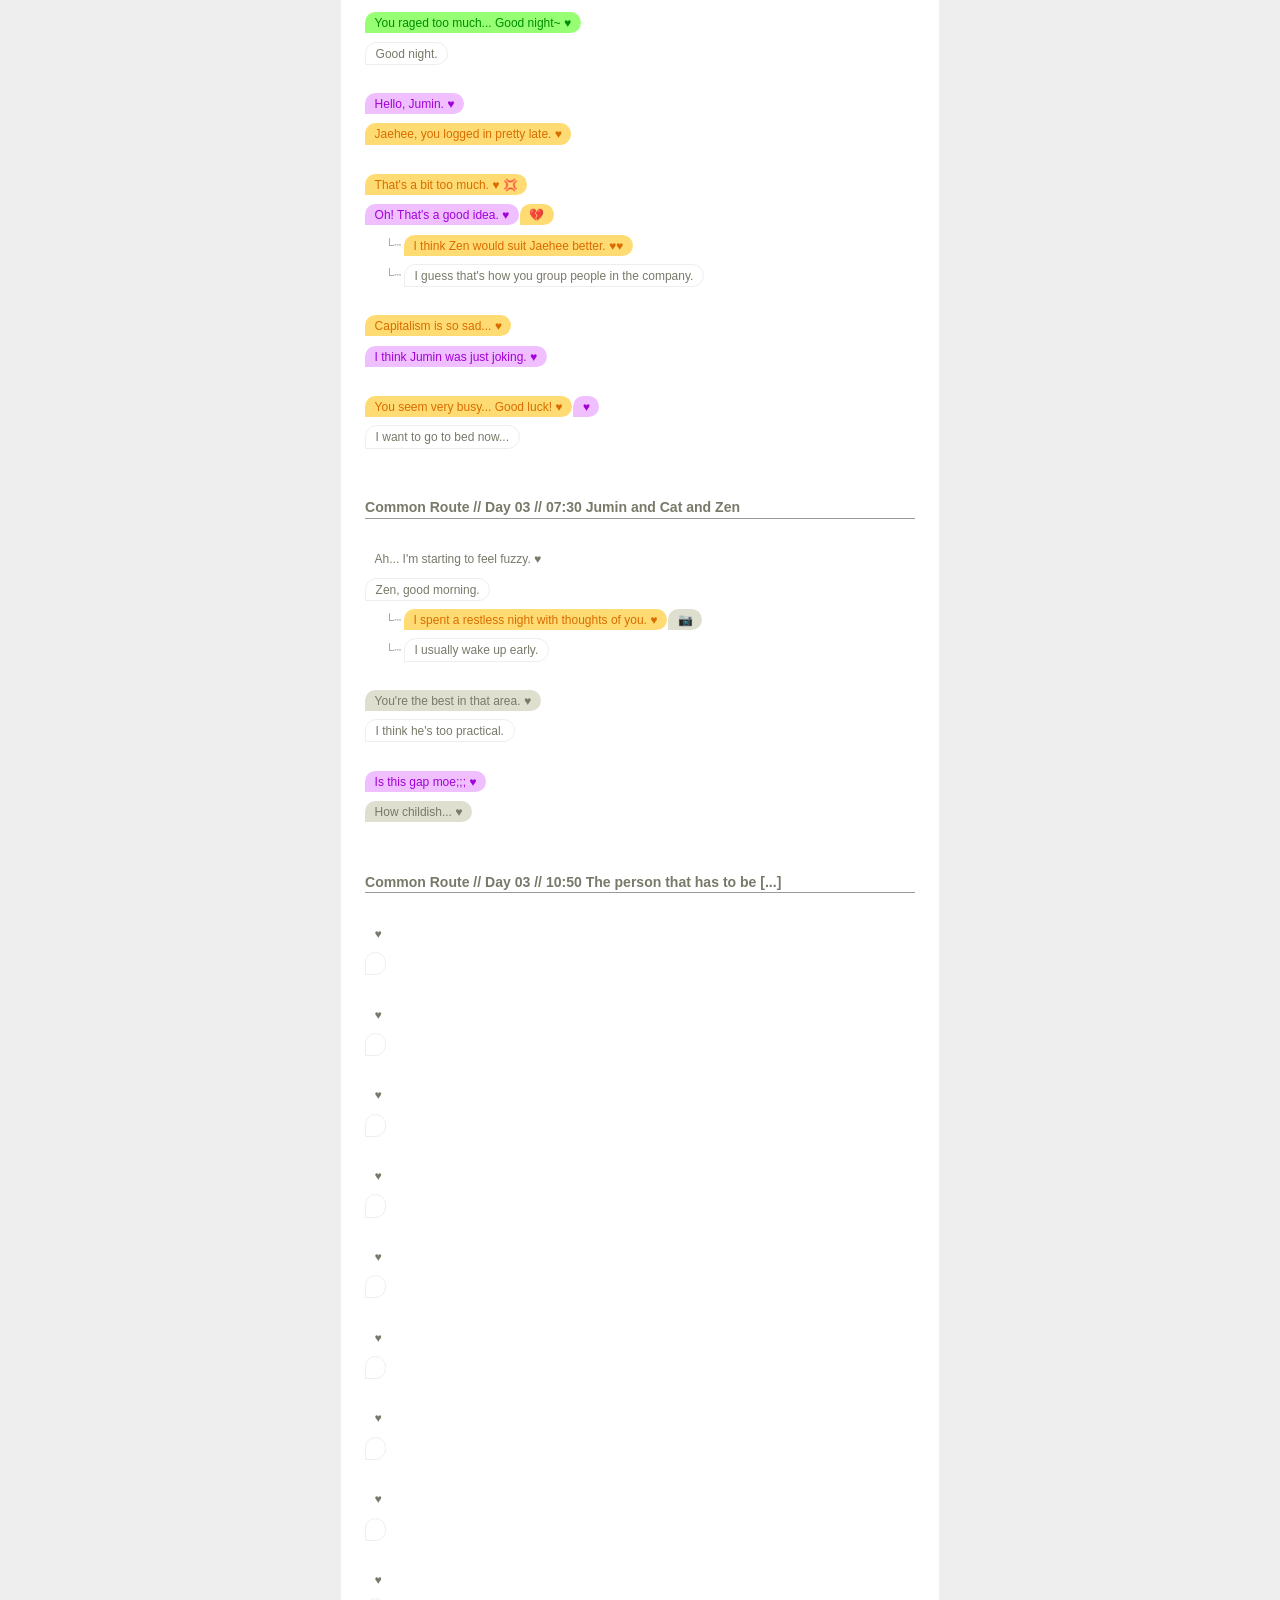
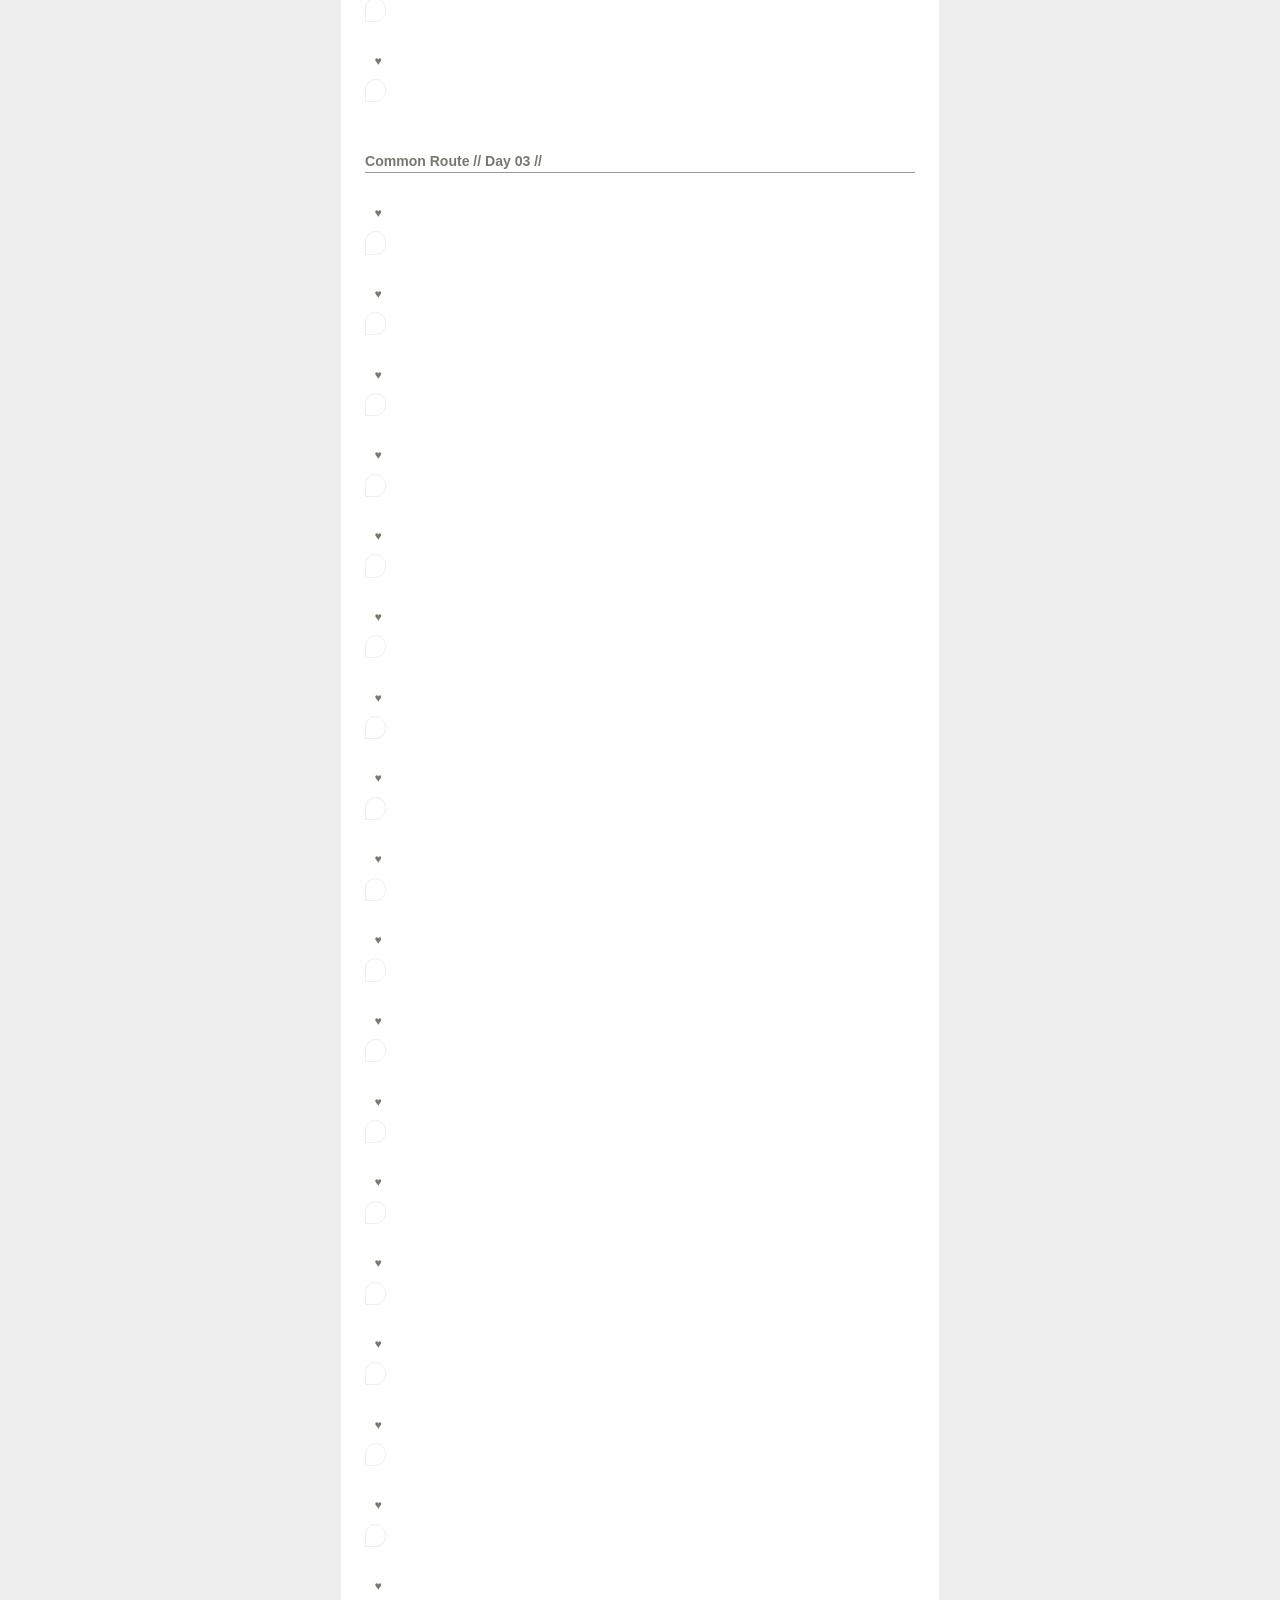
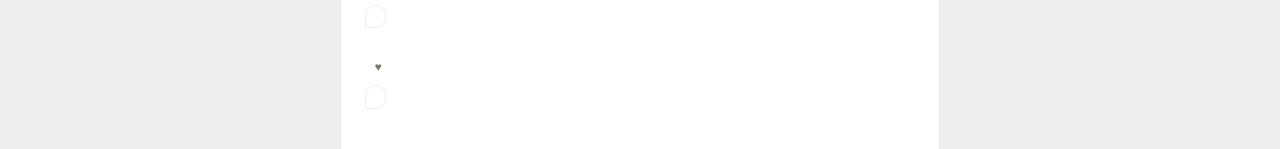
<file: mm chat.html>
<!DOCTYPE html lang="en">
<head>
  <title>MM Chat</title>
  <meta http-equiv="Content-Type" content="text/html; charset=utf-8" />
  <meta name="description" content="" />
  <meta name="author" content="wyh4l84" />
  <meta name="keywords" content="" />
  <meta name="robots" content="index,follow" />
  <link rel="stylesheet" type="text/css" href="styles.css" />
</head>
<body>
  <div class="content">
    <h2>MM Common Route 01 Chat Guide</h2>
	This is for my personal reference, actually. But if this can be of help to you then here you go. I tried to explore the given choices as much as I can but I don't guarantee that this is complete. It's possible to take the app apart but that will be against the Terms (and I don't want to put my account at risk). Besides, that will also take a lot of fun out of the game. Mystery is part what keeps MM enjoyable in my opinion.<br/>
	Please note:<br />
	<table class="legend">
	<tr>
		<td>♥</td>
		<td>「♥ゲットだぜ！！！」 or something like that. This just means that by choosing this answer, you will gain 1 heart. No ♥ symbol means no hearts will be gained. I color-coded the answers for each character -- <span class="mm-707 mm-kyara">707</span>, <span class="mm-Jaehee mm-kyara">Jaehee</span>, <span class="mm-Jumin mm-kyara">Jumin</span>, <span class="mm-Yoosung mm-kyara">Yoosung</span>, <span class="mm-Zen mm-kyara">Zen</span>.</td>
	</tr>
	<tr>
		<td>⌛</td>
		<td>There are certain answers or sequence of answers you have to make to get ⌛.</td>
	</tr>
	<tr>
		<td>📷</td>
		<td>You'll get one CG.</td>
	</tr>
	</table>
	The order of the answers are random; thus, the order presented here may not be the same as what you see when you play the game. As for the texts, they're in another page.<br/>
	By the way, I am not, in any way, affiliated with Cheritz and I am not asking for any compensation for this guide.
	
    <h3>Common Route // Day 02 // 00:38 Jaehee's announcement</h3>
    <ul>
      <li><span class="mm-chat-answer-null">Hello~</span></li>
      <li><span class="mm-Jaehee mm-kyara mm-chat">Are you still working, Jaehee? ♥</span></span></li>
    </ul>
    <ul>
      <li><span class="mm-chat-answer-null">You get wrinkles if you sigh lol</span></li>
      <li><span class="mm-chat-answer-null">Is something up?</span></li>
    </ul>
    <ul>
      <li><span class="mm-Jaehee mm-kyara mm-chat">It was wrong for him to do that. And visiting you that late at night? <span class=
      "mm-Jaehee-h mm-heart">♥</span></span></span></li>
      <li><span class="mm-chat-answer-null">I guess you really don't like cats?</span></li>
    </ul>
    <ul>
      <li><span class="mm-chat-answer-null">Ask him to pay you extra</span></li>
      <li><span class="mm-Jaehee mm-kyara mm-chat">Next time, don't open the door.
          <li class="mm-chat-sub"><span class="mm-Jaehee mm-kyara mm-chat">I doubt he'll fire you, you're good at your job! ♥</span></span></li>
          <li class="mm-chat-sub"><span class="mm-chat-answer-null">Just get a new job!</span></li>
      </span></li>
    </ul>
    <ul>
      <li><span class="mm-chat-answer-null">Everyone's been nice so I'm not worried.</span></li>
      <li><span class="mm-Jaehee mm-kyara mm-chat">I am not sure. ♥</span></span></li>
      <li><span class="mm-Jaehee mm-kyara mm-chat">Zen's so sexy I'm gonna get a heart attack.
          <li class="mm-chat-sub"><span class="mm-Jaehee mm-kyara mm-chat">I only want to be Zen's fan. ♥</span></span></li>
          <li class="mm-chat-sub"><span class="mm-chat-answer-null">You seem to be screaming how much you want to stop being single?</span></li>
      </span></li>
    </ul>
    <ul>
      <li><span class="mm-chat-answer-null">Good bye.</span></li>
      <li><span class="mm-chat-answer-null">Cheer up~!</span></li>
    </ul>
    <h3>Common Route // Day 02 // 03:03 Zen received fan letters</h3>
	<ul>
		<li><span class="mm-Zen mm-kyara mm-chat">Zen, whassup ♥</span></li>
		<li><span class="mm-chat-answer-null">You're still awake~</span></li>
	</ul>
	<ul>
		<li><span class="mm-Zen mm-kyara mm-chat">What were you doing? ♥</span></li>
		<li><span class="mm-chat-answer-null">When are you going to bed?</span></li>
	</ul>
	<ul>
		<li><span class="mm-Zen mm-kyara mm-chat">You must feel good. ♥</span></li>
		<li><span class="mm-chat-answer-null">I'm jealous...</span></li>
	</ul>
	<ul>
		<li><span class="mm-Zen mm-kyara mm-chat">You can date secretly. ♥</span></li>
		<li><span class="mm-Zen mm-kyara mm-chat">Does your popularity have anything to do with you getting a girlfriend? ♥+📷</li>
		<li><span class="mm-chat-answer-null">Yup. Best to stay safe and focus on work.</span></li>
	</ul>
	<ul>
		<li><span class="mm-Zen mm-kyara mm-chat">That might be the best for both people.
			<li class="mm-chat-sub"><span class="mm-Zen mm-kyara mm-chat">That just sounds like you want a girlfriend. ♥</span></li>
			<li class="mm-chat-sub"><span class="mm-chat-answer-null">Aren't the people from the organization enough?</span></li>
      </span></li>
		</span>
		</li>
		<li><span class="mm-chat-answer-null">Don't be so weak. You're not the only one who is lonely.</span></li>
	</ul>
	<ul>
		<li><span class="mm-chat-answer-null">Does your real family live far away?</span></li>
		<li><span class="mm-Zen mm-kyara mm-chat">It won't disappear. ♥</span></li>
	</ul>
	<ul>
		<li><span class="mm-Zen mm-kyara mm-chat">Good luck. ♥</span></li>
		<li><span class="mm-chat-answer-null">Goodbye.</span></li>
	</ul>
	<p class="mm-text">
    <p>📩 Zen</p>
	<span class="mm-Zen mm-kyara mm-chat">Do you think we'll have a deeper relationship? ♥</span></li>
	<span class="mm-chat-answer-null">Do you mean I feel like an outsider?</span></li>
	<h3>Common Route // Day 02 // 07:00 Yoosung's omelette rice</h3>
	<ul>
      <li><span class="mm-chat-answer-null">Good morning, Yoosung.</span></li>
      <li><span class="mm-chat-answer-null">So sleepy...</span></li>
    </ul>
	<ul>
      <li><span class="mm-chat-answer-null">I did.</span></li>
      <li><span class="mm-Yoosung mm-kyara mm-chat">No. ♥</span></li>
      <li><span class="mm-chat-answer-null">Not yet.</span></li>
    </ul>
	<ul>
	  <li><span class="mm-chat-answer-null">Looks good.</span></li>
	  <li><span class="mm-Yoosung mm-kyara mm-chat">lololololol Cooking's not your thing.
	      <li class="mm-chat-sub"><span class="mm-Yoosung mm-kyara mm-chat">You can. ♥</span></li>
		  <li class="mm-chat-sub"><span class="mm-chat-answer-null">Nope.</span></li>
	  </span></li>
	</ul>
	<ul>
      <li><span class="mm-Yoosung mm-kyara mm-chat">Why? ♥</span></li>
      <li><span class="mm-chat-answer-null">You don't have a girlfriend?</span></li>
    </ul>
	<ul>
      <li><span class="mm-Yoosung mm-kyara mm-chat">Oh my, so innocent~
          <li class="mm-chat-sub"><span class="mm-Yoosung mm-kyara mm-chat">I'm innocent lol ♥</span></span></li>
          <li class="mm-chat-sub"><span class="mm-chat-answer-null">Nope</span></li>
      </span></li>
	  <li><span class="mm-chat-answer-null">hahaha</span></li>
      <li><span class="mm-Yoosung mm-kyara mm-chat">I guess lol ♥</span></li>
    </ul>    
	<ul>
		<li><span class="mm-chat-answer-null">Bye</span></li>
		<li><span class="mm-chat-answer-null">Good luck studying.</span></li>
    </ul>
	
    <h3>Common Route // Day 02 // 08:05 Fight over cats</h3>
	<ul>
		<li><span class="mm-Jaehee mm-kyara mm-chat">Jaehee, how is the cat? ♥</span></span></li>
		<li><span class="mm-Jumin mm-kyara mm-chat">Jumin, did you get your cat? ♥</span></span></li>
	</ul>
	<ul>
		<li><span class="mm-Jaehee mm-kyara mm-chat">A bit douchey;;
			<li class="mm-chat-sub"><span class="mm-Jaehee mm-kyara mm-chat">Not; ♥</span><br /></span></li>
			<li class="mm-chat-sub"><span class="mm-chat-answer-null">I was only being honest.</span></li>
		</span></li>
		<li><span class="mm-Jumin mm-kyara mm-chat">You must have good skills? ♥</span></span></li>
	</ul>
	<ul>
		<li><span class="mm-chat-answer-null">When will the date be set?</span></li>
		<li><span class="mm-chat-answer-null">When do you think we'll hold the party?</span></li>
	</ul>
	<ul>
		<li><span class="mm-chat-answer-null">Did V get depressed?</span></li>
		<li><span class="mm-chat-answer-null">Was V deeply involved with Rika?</span></li>
	</ul>
	<ul>
		<li><span class="mm-Jumin mm-kyara mm-chat">Jaehee, money's the best~ ♥</span></span></li>
		<li><span class="mm-Jaehee mm-kyara mm-chat">It's not about the money. You have to respect Jaehee's private life too. ♥</span></span></li>
	</ul>
	<ul>
		<li><span class="mm-Jaehee mm-kyara mm-chat">I see that being an assistant is very hard... ♥</span></span></li>
		<li><span class="mm-Jumin mm-kyara mm-chat">lolol ♥</span></span></li>
	</ul>
	<ul>
		<li><span class="mm-Jumin mm-kyara mm-chat">Hope you take her back safe~ <span class="mm-Jumin-h mm-heart">♥</span></span></li>
		<li><span class="mm-Jaehee mm-kyara mm-chat">Jaehee, I'm glad it's almost over for you haha. <span class="mm-Jaehee-h mm-heart">♥</span></span></li>
	</ul>
    <h3>Common Route // Day 02 // 11:45</h3>
    <ul>
      <li><span class="mm-chat-answer-null">Gah... I'm hungry.</span></li>
      <li><span class="mm-chat-answer-null">Yoosung, did you have lunch?</span></li>
    </ul>
    <ul>
      <li><span class="mm-chat-answer-null">Haha yeah.</span></li>
      <li><span class="mm-Yoosung mm-kyara mm-chat">Please be my cat, Yoosung. ♥</span></li>
      <li style="list-style: none; display: inline">
          <li class="mm-chat-sub"><span class="mm-Yoosung mm-kyara mm-chat">Ya ♥</span></li>
		  <li class="mm-chat-sub"><span class="mm-chat-answer-null">We'll see</span></li>
      </span></li>
    </ul>
    <ul>
      <li><span class="mm-chat-answer-null">Do you miss him? lol</span></li>
      <li><span class="mm-chat-answer-null">I guess he's busy.</span></li>
    </ul>
    <ul>
      <li><span class="mm-chat-answer-null">Did you have lunch?</span></li>
      <li><span class="mm-Yoosung mm-kyara mm-chat">What are you doing right now? 📷</span></li>
	</ul>
	<ul>
      <li><span class="mm-Yoosung mm-kyara mm-chat"><span class="mm-Yoosung mm-kyara mm-chat">I'm sure she's well. ♥</span></span></span></li>
      <li><span class="mm-chat-answer-null">How was school today?</span></li>
    </ul>
    <ul>
      <li><span class="mm-chat-answer-null">Good bye.</span></li>
      <li><span class="mm-Yoosung mm-kyara mm-chat">So soon? ♥</span></span></li>
    </ul>
    <h3>Common Route // Day 02 // 12:43 Zen hates cats</h3>
    <ul>
      <li><span class="mm-707 mm-kyara mm-chat">Oh, 707.♥</span></span></li>
      <li><span class="mm-chat-answer-null">It's the notorious 707!</span></li>
    </ul>
    <ul>
      <li><span class="mm-707 mm-kyara mm-chat">Are you close with Yoosung? ♥</span></span></li>
      <li><span class="mm-chat-answer-null">lolol you're quite full of yourself.</span></li>
    </ul>
    <ul>
      <li><span class="mm-chat-answer-null">lol You're here.</span></li>
      <li><span class="mm-Zen mm-kyara mm-chat">Zen, hello. ♥</span></span></li>
    </ul>
    <ul>
      <li><span class="mm-Zen mm-kyara mm-chat">You don't like cats? ♥+📷</span></span></li>
      <li><span class="mm-707 mm-kyara mm-chat">Which do you hate more, Jumin or cats? ♥</span></span></li>
    </ul>
    <ul>
      <li><span class="mm-Zen mm-kyara mm-chat">I think that's abuse... ♥</span></span></li>
      <li><span class="mm-707 mm-kyara mm-chat">You must really like cats! ♥</span></span></li>
    </ul>
    <ul>
      <li><span class="mm-chat-answer-null">What are you talking about?</span></li>
      <li><span class="mm-707 mm-kyara mm-chat">Mr. Chairman? ...Golf?</span> <span class="note">*</span></li>
    </ul>
    <ul>
      <li><span class="mm-chat-answer-null">Good bye.</span></li>
      <li><span class="mm-707 mm-kyara mm-chat">What work? ♥+⌛</span></span></li>
    </ul>
	<ul>
      <li><span class="mm-Zen mm-kyara mm-chat">What do you think he meant? ♥
          <li class="mm-chat-sub"><span class="mm-chat-answer-null">Yes</span></li>
          <li class="mm-chat-sub"><span class="mm-Zen mm-kyara mm-chat">Not yet
			<li class="mm-chat-sub mm-chat-sub-2"><span class="mm-Zen mm-kyara mm-chat">Alright. Thank you for your concern. ♥</span></li>
			<li class="mm-chat-sub mm-chat-sub-2"><span class="mm-chat-answer-null">I'll take care of myself.</span></li>	
		  </span></li>
      </span></li>
	  <li><span class="mm-chat-answer-null">You should go too, Zen~</span></li>
      <li><span class="mm- mm-kyara mm-chat"></span></li>
    </ul>
	<p class="note">* You'll get 1 ⌛ for this answer. This happens every time. I tried &quot;What are you talking about?&quot; then "What work?" but I did not get any hourglass. Tested twice.</p>
    
	
	
	<h3>Common Route // Day 02 // 15:00 Concerns from V and Zen</h3>
    <ul>
      <li><span class="mm-chat-answer-null">Hello, V.</span></li>
      <li><span class="mm-chat-answer-null">Wow... It's really you!</span></li>
    </ul>
    <ul>
      <li><span class="mm-chat-answer-null">I'm trying.</span></li>
      <li><span class="mm-chat-answer-null">I'm not sure yet.</span></li>
    </ul>
    <ul>
      <li><span class="mm-chat-answer-null">I know.</span></li>
      <li><span class="mm-Zen mm-kyara mm-chat">Hello, Zen~! ♥</span></span></li>
      <li><span class="mm-chat-answer-null">Hyun?</span></li>
    </ul>
    <ul>
      <li><span class="mm-chat-answer-null">Not yet.</span></li>
      <li><span class="mm-chat-answer-null">Yes.</span></li>
    </ul>
    <ul>
      <li><span class="mm-chat-answer-null">That's actually suspicious...</span></li>
      <li><span class="mm-chat-answer-null">Someone must know that I've joined the RFA.</span></li>
    </ul>
    <ul>
      <li><span class="mm-chat-answer-null">Someone's not watching me, right?</span></li>
      <li><span class="mm-chat-answer-null">How did the word get out?</span></li>
    </ul>
    <ul>
      <li><span class="mm-chat-answer-null">Thank you for caring.
        <ul>
          <li><span class="mm-chat-answer-null">I am a bit scared.</span></li>
          <li><span class="mm-Zen mm-kyara mm-chat">Don't think that way. I'm fine.  ♥</span></span></li>
        </ul>
      </span></li>
      <li><span class="mm-Zen mm-kyara mm-chat">I'm a bit scared.. T_T ♥</span></span></li>
      <li><span class="mm-chat-answer-null">How bad can it be?</span></li>
    </ul>
    <ul>
      <li><span class="mm-chat-answer-null">I guess V used to be more active before.</span></li>
      <li><span class="mm-Zen mm-kyara mm-chat">I think it will be fun. I hope we get to hold the party again. ♥</span></span></li>
    </ul>
    <ul>
      <li><span class="mm-chat-answer-null">Rui?</span></li>
    </ul>
    <ul>
      <li><span class="mm-chat-answer-null">Good bye.</span></li>
      <li><span class="mm-chat-answer-null">I will. Thank you.</span></li>
    </ul>
    <ul>
      <li><span class="mm-Zen mm-kyara mm-chat">I was thankful that he worried for me. ♥</span></span></li>
      <li><span class="mm-chat-answer-null">I wasn't too flustered.</span></li>
    </ul>
    <ul>
      <li><span class="mm-Zen mm-kyara mm-chat">I hope he cheers up soon. +📷</span></li>
      <li><span class="mm-Zen mm-kyara mm-chat">He must have loved her deeply. +📷</span></li>
    </ul>
    <ul>
      <li><span class="mm-chat-answer-null">Good bye.</span></li>
      <li><span class="mm-Zen mm-kyara mm-chat">See you later, Zen. ♥</span></span></li>
    </ul>
	<h3>Common Route // Day 02 // 17:23 Yoosung's doubt</h3>
	<ul>
		<li><span class="mm-707 mm-kyara mm-chat">707 has entered</span></li>
		<li><span class="mm-chat-answer-null">Oh, it's Seven.</span></li>
	</ul>
	<ul>
		<li><span class="mm-chat-answer-null">Awesome possum</span></li>
	</ul>
	<ul>
		<li><span class="mm-chat-answer-null">You wanted to see V?</span></li>
		<li><span class="mm-chat-answer-null">But V left soon.</span></li>
	</ul>
	<ul>
		<li><span class="mm-707 mm-kyara mm-chat">What fun things?</span></span></li>
		<li><span class="mm-chat-answer-null">This doesn't sound too good.</span></li>
	</ul>
	<ul>
		<li><span class="mm-chat-answer-null">Forced to give you a holiday?</span></li>
	</ul>
	<ul>
		<li><span class="mm-Yoosung mm-kyara mm-chat">Hey~ Hey~</span></span></li>
		<li><span class="mm-chat-answer-null">Nice to see you, Yoosung.</span></li>
	</ul>
	<ul>
		<li><span class="mm-chat-answer-null">We'll find out soon, I guess.</span></li>
		<li><span class="mm-chat-answer-null">Or... you can just hang with me and chat. lol</span></li>
	</ul>
	<ul>
		<li><span class="mm-Jumin mm-kyara mm-chat">Hello.</span></span></li>
		<li><span class="mm-chat-answer-null">Hey</span></li>
	</ul>
	<ul>
		<li><span class="mm-chat-answer-null">Jaehee has a life of her own;</span></li>
		<li><span class="mm-chat-answer-null">Hmm? What do you think she's doing?</span></li>
	</ul>
	<ul>
		<li><span class="mm-chat-answer-null">You have to study hard to earn a proper living.</span></li>
		<li><span class="mm-chat-answer-null">What subject do you like?</span></li>
		<li><span class="mm-Yoosung mm-kyara mm-chat">I'm bad at geography too lol ♥</span></li>
	</ul>
	<ul>
		<li><span class="mm-chat-answer-null">Is Yoosung not getting along with V?</span></li>
		<li><span class="mm-chat-answer-null">Did V do something wrong?</span></li>
	</ul>
	<ul>
		<li><span class="mm-Yoosung mm-kyara mm-chat">Maybe V knows something that you don't... ♥</span></li>
		<li><span class="mm-chat-answer-null">I heard that if people get really sad, they get colder instead.</span></li>
	</ul>
	<ul>
		<li><span class="mm-chat-answer-null">Don't get too worked up.</span></li>
		<li><span class="mm-Yoosung mm-kyara mm-chat">Maybe he had his own reasons. ♥</span></span></li>
	</ul>
	<ul>
		<li><span class="mm-Yoosung mm-kyara mm-chat">I think he's hiding something. ♥</span></span></li>
		<li><span class="mm-707 mm-kyara mm-chat">I want to see how things go. ♥</span></span></li>
		<li><span class="mm-Jumin mm-kyara mm-chat">I want to trust V. ♥</span></span></li>
	</ul>
	<ul>
		<li><span class="mm-707 mm-kyara mm-chat">Seven, maybe you watched too many soap operas? lol ♥</span></li>
		<li><span class="mm-707 mm-kyara mm-chat">Classic, sister complex ♥</span></li>
		<li><span class="mm-Jumin mm-kyara mm-chat">Quit being suspicious of each other~ ♥</span></li>
	</ul>
	<ul>
		<li><span class="mm-707 mm-kyara mm-chat">Seven seems to need the cat's blessing. ♥</span></li>
		<li><span class="mm-Yoosung mm-kyara mm-chat">We must protect animals. ♥</span></li>
		<li><span class="mm-chat-answer-null">Ya</span></li>
	</ul>
	<ul>
		<li><span class="mm-chat-answer-null">I'll be okay, right? T_T</span></li>
		<li><span class="mm-chat-answer-null">I think he mentioned something about religion...</span></li>
	</ul>
	<ul>
		<li><span class="mm-chat-answer-null">Already?</span></li>
	</ul>
	<ul>
		<li><span class="mm-Zen mm-kyara mm-chat">Sleep tight like a baby sheep. ♥</span> <span class="note">[Yep, Zen. The heart was gray.]</span></li>
		<li><span class="mm-Yoosung mm-kyara mm-chat">Still, you should eat properly. ♥</span></span></li>
	</ul>
	<ul>
		<li><span class="mm-Jumin mm-kyara mm-chat">I prefer wine and fried chicken too lol ♥</span></li>
		<li><span class="mm-Yoosung mm-kyara mm-chat">He must be from a super rich family... ♥</span></li>
	</ul>
	<ul>
		<li><span class="mm-Jumin mm-kyara mm-chat">Good bye, Jumin. ♥</span></li>
		<li><span class="mm-Yoosung mm-kyara mm-chat">Have fun playing^^ ♥</span></li>
	</ul>
	<h3>Common Route // Day 02 // 19:02 Zen with new work</h3>
	<ul>
      <li><span class="mm-Zen mm-kyara mm-chat">Zen, are you done with work? ♥</span></li>
      <li><span class="mm-Yoosung mm-kyara mm-chat">Yoosung, are you playing games? ♥</span></li>
    </ul>
	<ul>
      <li><span class="mm-Zen mm-kyara mm-chat">Why? 📷</span></li>
      <li><span class="mm-Zen mm-kyara mm-chat">Got a date? 📷</span></li>
    </ul>
	<ul>
      <li><span class="mm-Zen mm-kyara mm-chat">Ya i'm listenibn
		<li class="mm-chat-sub"><span class="mm-Zen mm-kyara mm-chat">T-T... Alright. ♥</span></span></li>
		<li class="mm-chat-sub"><span class="mm-chat-answer-null">;;;;</span></li>
		  </span></li>
	  <li><span class="mm-Zen mm-kyara mm-chat">You must be starting a new piece~ Congratulations. ♥</span></li>
    </ul>
	<ul>
      <li><span class="mm-Yoosung mm-kyara mm-chat">Such a narcissist. lol </span><span class="mm-Zen mm-kyara">📷</span></li>
	  <li><span class="mm-Zen mm-kyara mm-chat">lololol good for you ♥+⌛</span> <span class="note">Choose all positive answers for Zen to get ⌛.</span></li>
    </ul>
	<ul>
      <li><span class="mm-Zen mm-kyara mm-chat">I think it'll suit you well. ♥</span></li>
      <li><span class="mm-Zen mm-kyara mm-chat">lmafoooooo 📷</span></li>
    </ul>
	<ul>
      <li><span class="mm-Zen mm-kyara mm-chat">Do you want me to help you practice your lines? ♥</span></li>
      <li><span class="mm-chat-answer-null">Congrats</span></li>
    </ul>
	<ul>
      <li><span class="mm-chat-answer-null">Okay. Goodbye~</span></li>
	  <li><span class="mm-Zen mm-kyara mm-chat">Anytime ^^ ♥</span></li>
    </ul>
	<h3>Common Route // Day 02 // 20:05 Romance novel company</h3>
	<ul>
      <li><span class="mm-Zen mm-kyara mm-chat">Zen, are you practicing your lines? ♥</span></li>
      <li><span class="mm-chat-answer-null">Hello, Zen.</span></li>
    </ul>
	<ul>
      <li><span class="mm-chat-answer-null">You want me to join?</span></li>
	  <li><span class="mm-chat-answer-null">Then why are you telling me..?</span></li>
    </ul>
	<ul>
      <li><span class="mm-Zen mm-kyara mm-chat">Sounds good. <span class="email">@romance</span></span></li>
      <li><span class="mm-chat-answer-null">A romance novel organization is a bit...</span></li>
    </ul>
	<ul>
      <li><span class="mm-Zen mm-kyara mm-chat">Looking forward to your awesome performance. ♥</span></li>
      <li><span class="mm-chat-answer-null">Thank you for the good information.</span></li>
    </ul>
	<h3>Common Route // Day 02 // 21:35 Jaehee's support</h3>
	<ul>
      <li><span class="mm-Jaehee mm-kyara mm-chat">How did the cat issue go, Jaehee? ♥</span></li>
      <li><span class="mm-chat-answer-null">Hello, Jaehee.</span></li>
    </ul>
	<ul>
      <li><span class="mm-chat-answer-null">I'm not really interested in that...</span></li>
      <li><span class="mm-chat-answer-null">I think Zen's pretty handsome lol</span></li>
	  <li><span class="mm-Jaehee mm-kyara mm-chat">I think so too. ♥</span></li>
    </ul>
	<ul>
      <li><span class="mm-Jaehee mm-kyara mm-chat">I'm not sure yet. I haven't known him for long. ♥</span> <span class="note">Choose all positive answers for Jaehee to get ♥.</span></li>
      <li><span class="mm-chat-answer-null">Why are you asking?</span></li>
    </ul>
	<ul>
      <li><span class="mm-Jaehee mm-kyara mm-chat">It's none of your business. 💔</span></li>
	  <li><span class="mm-Jaehee mm-kyara mm-chat">It's nothing like that~. Don't worry. ♥</span></li>
	  <li><span class="mm-chat-answer-null">I don't have feelings for Zen.</span></li>
    </ul>
	<ul>
      <li><span class="mm-Jaehee mm-kyara mm-chat">Zen will be thankful. ♥</span></li>
      <li><span class="mm-chat-answer-null">Jaehee, do you have feelings for Zen?
		<li class="mm-chat-sub"><span class="mm-chat-answer-null">You have a typo.</span></li>
		<li class="mm-chat-sub"><span class="mm-chat-answer-null">Ya..</span></li>
	  </span></li>  
    </ul>
	<ul>
      <li><span class="mm-chat-answer-null">I'll cheer with you.</span></li>
      <li><span class="mm-Jaehee mm-kyara mm-chat">You have a kind heart. ♥</span></li>
    </ul>
	<ul>
      <li><span class="mm-Jaehee mm-kyara mm-chat">It was nice talking to you. ^^ ♥</span></li>
      <li><span class="mm-chat-answer-null">I'll be off too.</span></li>
    </ul>
		
	<h3>Common Route // Day 03 // 00:18 Girlfriend and Zen</h3>
	
	<ul>
      <li><span class="mm-Zen mm-kyara mm-chat">Zen, you're up pretty late ♥</span></li>
      <li><span class="mm-707 mm-kyara mm-chat">707, what are you doing this late at night?  ♥</span></li>
    </ul>
	<ul>
      <li><span class="mm-Zen mm-kyara mm-chat">I think she's your fan
		<li class="mm-chat-sub"><span class="mm-Zen mm-kyara mm-chat">I am your fan ^^ ♥</span></li> 
		<li class="mm-chat-sub"><span class="mm-707 mm-kyara mm-chat">;;</span></li>
	  </span></li>
      <li><span class="mm-chat-answer-null">I think she has personal feelings for you.</span></li>
    </ul>
	<ul>
      <li><span class="mm-707 mm-kyara mm-chat">lololololololol ♥</span></li>
      <li><span class="mm-Zen mm-kyara mm-chat">I'm not really sure ^^; ♥</span><span class="mm-707 mm-kyara mm-chat">💔</span></li>
      <li><span class="mm-chat-answer-null">A witty and creative alien?</span></li>
    </ul>
	<ul>
	
	
      <li><span class="mm-707 mm-kyara mm-chat">A woman who only cares for looks.</span></li>
      <li><span class="mm-Zen mm-kyara mm-chat">A sensible woman. ♥</span></li>
      <li><span class="mm-Zen mm-kyara mm-chat">An obedient woman. 💔</span></li>
    </ul>
	<ul>
      <li><span class="mm-Zen mm-kyara mm-chat">But if he weren't talented, his good looks might have played against him. ♥+⌛ 💞</span></li>
      <li><span class="mm-chat-answer-null">Your looks do play a huge part.</span></li>
    </ul>
	<ul>
      <li><span class="mm-chat-answer-null">Isn't better to succeed?</span></li>
      <li><span class="mm-chat-answer-null">I understand how you feel.</span></li>
    </ul>
	<ul>
      <li><span class="mm-Zen mm-kyara mm-chat">How did V help you? ♥</span></li>
      <li><span class="mm-707 mm-kyara mm-chat">How did 707 help you? ♥</span></li>
    </ul>
	<ul>
      <li><span class="mm-Zen mm-kyara mm-chat">Are you not in good terms with Jumin? ♥</span></li>
      <li><span class="mm-Zen mm-kyara mm-chat">Zen, you're not jealous of Jumin, are you? 💔</span></li>
    </ul>
	<ul>
      <li><span class="mm-707 mm-kyara mm-chat">Good luck on your work, Seven. ♥</span></li>
      <li><span class="mm-Zen mm-kyara mm-chat">Good night, Zen. ♥</span></li>
    </ul>
	

	<h3>Common Route // Day 03 // 03:04 Unstoppable LOLOL</h3>
	<ul>
      <li><span class="mm-chat-answer-null">Yoosung, what are you doing at this hour?</span></li>
	  <li><span class="mm-Yoosung mm-kyara mm-chat">Hiya. ♥</span></li>
    </ul>
	<ul>
      <li><span class="mm-chat-answer-null">lolol It's okay.</span></li>
	  <li><span class="mm-Yoosung mm-kyara mm-chat">Don't play games too much. ♥</span></li>
    </ul>
	<ul>
      <li><span class="mm-Yoosung mm-kyara mm-chat">How about inviting them to the RFA party? @lolol</span></li>
      <li><span class="mm-chat-answer-null">The game must be fun.</span></li>
    </ul>
	<ul>
      <li><span class="mm-Yoosung mm-kyara mm-chat">You just fell for the game company's evil master plan. ♥+📷</span></li>
      <li><span class="mm-Yoosung mm-kyara mm-chat">Since you are lonely. 📷</span></li>
    </ul>
	<ul>
      <li><span class="mm-Yoosung mm-kyara mm-chat">You raged too much... Good night~ ♥</span></li>
      <li><span class="mm-chat-answer-null">Good night.</span></li>
    </ul>
	<ul>
      <li><span class="mm-Jumin mm-kyara mm-chat">Hello, Jumin. ♥</span></li>
      <li><span class="mm-Jaehee mm-kyara mm-chat">Jaehee, you logged in pretty late. ♥</span></li>
    </ul>
	<ul>
      <li><span class="mm-Jaehee mm-kyara mm-chat">That's a bit too much. ♥ 💢</span></li>
      <li><span class="mm-Jumin mm-kyara mm-chat">Oh! That's a good idea. ♥</span><span class="mm-Jaehee mm-kyara mm-chat">💔</span>
		  <li class="mm-chat-sub"><span class="mm-Jaehee mm-kyara mm-chat">I think Zen would suit Jaehee better. ♥♥</span></span></li>
          <li class="mm-chat-sub"><span class="mm-chat-answer-null">I guess that's how you group people in the company.</span></li>
	  </li>
    </ul>
	<ul>
      <li><span class="mm-Jaehee mm-kyara mm-chat">Capitalism is so sad... ♥</span></li>
      <li><span class="mm-Jumin mm-kyara mm-chat">I think Jumin was just joking. ♥</span></li>
    </ul>
	<ul>
      <li><span class="mm-Jaehee mm-kyara mm-chat">You seem very busy... Good luck! ♥</span><span class="mm-Jumin mm-kyara mm-chat">♥</span></li>
      <li><span class="mm-chat-answer-null">I want to go to bed now...</span></li>
    </ul>
	
	
	<h3>Common Route // Day 03 // 07:30 Jumin and Cat and Zen</h3>
	<ul>
      <li><span class="mm- mm-kyara mm-chat">Ah... I'm starting to feel fuzzy. ♥</span></li>
      <li><span class="mm-chat-answer-null">Zen, good morning.
      <li class="mm-chat-sub"><span class="mm-Jaehee mm-kyara mm-chat">I spent a restless night with thoughts of you. ♥</span><span class="mm-Zen mm-kyara mm-chat">📷</span></li>
      <li class="mm-chat-sub"><span class="mm-chat-answer-null">I usually wake up early.</span></li>
	  </span></li>
    </ul>
	<ul>
      <li><span class="mm-Zen mm-kyara mm-chat">You're the best in that area. ♥</span></li>
      <li><span class="mm-chat-answer-null">I think he's too practical.</span></li>
    </ul>
	<ul>
      <li><span class="mm-Jumin mm-kyara mm-chat">Is this gap moe;;; ♥</span></li>
      <li><span class="mm-Zen mm-kyara mm-chat">How childish... ♥</span></li>
    </ul>
	
	
	
	<h3>Common Route // Day 03 // 10:50 The person that has to be [...] </h3>
	<ul>
      <li><span class="mm- mm-kyara mm-chat"> ♥</span></li>
      <li><span class="mm-chat-answer-null"></span></li>
    </ul>
	<ul>
      <li><span class="mm- mm-kyara mm-chat"> ♥</span></li>
      <li><span class="mm-chat-answer-null"></span></li>
    </ul>
	<ul>
      <li><span class="mm- mm-kyara mm-chat"> ♥</span></li>
      <li><span class="mm-chat-answer-null"></span></li>
    </ul>
	<ul>
      <li><span class="mm- mm-kyara mm-chat"> ♥</span></li>
      <li><span class="mm-chat-answer-null"></span></li>
    </ul>
	<ul>
      <li><span class="mm- mm-kyara mm-chat"> ♥</span></li>
      <li><span class="mm-chat-answer-null"></span></li>
    </ul>
	<ul>
      <li><span class="mm- mm-kyara mm-chat"> ♥</span></li>
      <li><span class="mm-chat-answer-null"></span></li>
    </ul>
	<ul>
      <li><span class="mm- mm-kyara mm-chat"> ♥</span></li>
      <li><span class="mm-chat-answer-null"></span></li>
    </ul>
	<ul>
      <li><span class="mm- mm-kyara mm-chat"> ♥</span></li>
      <li><span class="mm-chat-answer-null"></span></li>
    </ul>
	<ul>
      <li><span class="mm- mm-kyara mm-chat"> ♥</span></li>
      <li><span class="mm-chat-answer-null"></span></li>
    </ul>
	<ul>
      <li><span class="mm- mm-kyara mm-chat"> ♥</span></li>
      <li><span class="mm-chat-answer-null"></span></li>
    </ul>
	
	
	
	<h3>Common Route // Day 03 // </h3>
	<ul>
      <li><span class="mm- mm-kyara mm-chat"> ♥</span></li>
      <li><span class="mm-chat-answer-null"></span></li>
    </ul>
	<ul>
      <li><span class="mm- mm-kyara mm-chat"> ♥</span></li>
      <li><span class="mm-chat-answer-null"></span></li>
    </ul>
	<ul>
      <li><span class="mm- mm-kyara mm-chat"> ♥</span></li>
      <li><span class="mm-chat-answer-null"></span></li>
    </ul>
	<ul>
      <li><span class="mm- mm-kyara mm-chat"> ♥</span></li>
      <li><span class="mm-chat-answer-null"></span></li>
    </ul>
	<ul>
      <li><span class="mm- mm-kyara mm-chat"> ♥</span></li>
      <li><span class="mm-chat-answer-null"></span></li>
    </ul>
	<ul>
      <li><span class="mm- mm-kyara mm-chat"> ♥</span></li>
      <li><span class="mm-chat-answer-null"></span></li>
    </ul>
	<ul>
      <li><span class="mm- mm-kyara mm-chat"> ♥</span></li>
      <li><span class="mm-chat-answer-null"></span></li>
    </ul>
	<ul>
      <li><span class="mm- mm-kyara mm-chat"> ♥</span></li>
      <li><span class="mm-chat-answer-null"></span></li>
    </ul>
	<ul>
      <li><span class="mm- mm-kyara mm-chat"> ♥</span></li>
      <li><span class="mm-chat-answer-null"></span></li>
    </ul>
	<ul>
      <li><span class="mm- mm-kyara mm-chat"> ♥</span></li>
      <li><span class="mm-chat-answer-null"></span></li>
    </ul>
	<ul>
      <li><span class="mm- mm-kyara mm-chat"> ♥</span></li>
      <li><span class="mm-chat-answer-null"></span></li>
    </ul>
	<ul>
      <li><span class="mm- mm-kyara mm-chat"> ♥</span></li>
      <li><span class="mm-chat-answer-null"></span></li>
    </ul>
	<ul>
      <li><span class="mm- mm-kyara mm-chat"> ♥</span></li>
      <li><span class="mm-chat-answer-null"></span></li>
    </ul>
	<ul>
      <li><span class="mm- mm-kyara mm-chat"> ♥</span></li>
      <li><span class="mm-chat-answer-null"></span></li>
    </ul>
	<ul>
      <li><span class="mm- mm-kyara mm-chat"> ♥</span></li>
      <li><span class="mm-chat-answer-null"></span></li>
    </ul>
	<ul>
      <li><span class="mm- mm-kyara mm-chat"> ♥</span></li>
      <li><span class="mm-chat-answer-null"></span></li>
    </ul>
	<ul>
      <li><span class="mm- mm-kyara mm-chat"> ♥</span></li>
      <li><span class="mm-chat-answer-null"></span></li>
    </ul>
	<ul>
      <li><span class="mm- mm-kyara mm-chat"> ♥</span></li>
      <li><span class="mm-chat-answer-null"></span></li>
    </ul>
	<ul>
      <li><span class="mm- mm-kyara mm-chat"> ♥</span></li>
      <li><span class="mm-chat-answer-null"></span></li>
    </ul>


		
  </div>
</body>
</html>
</file>
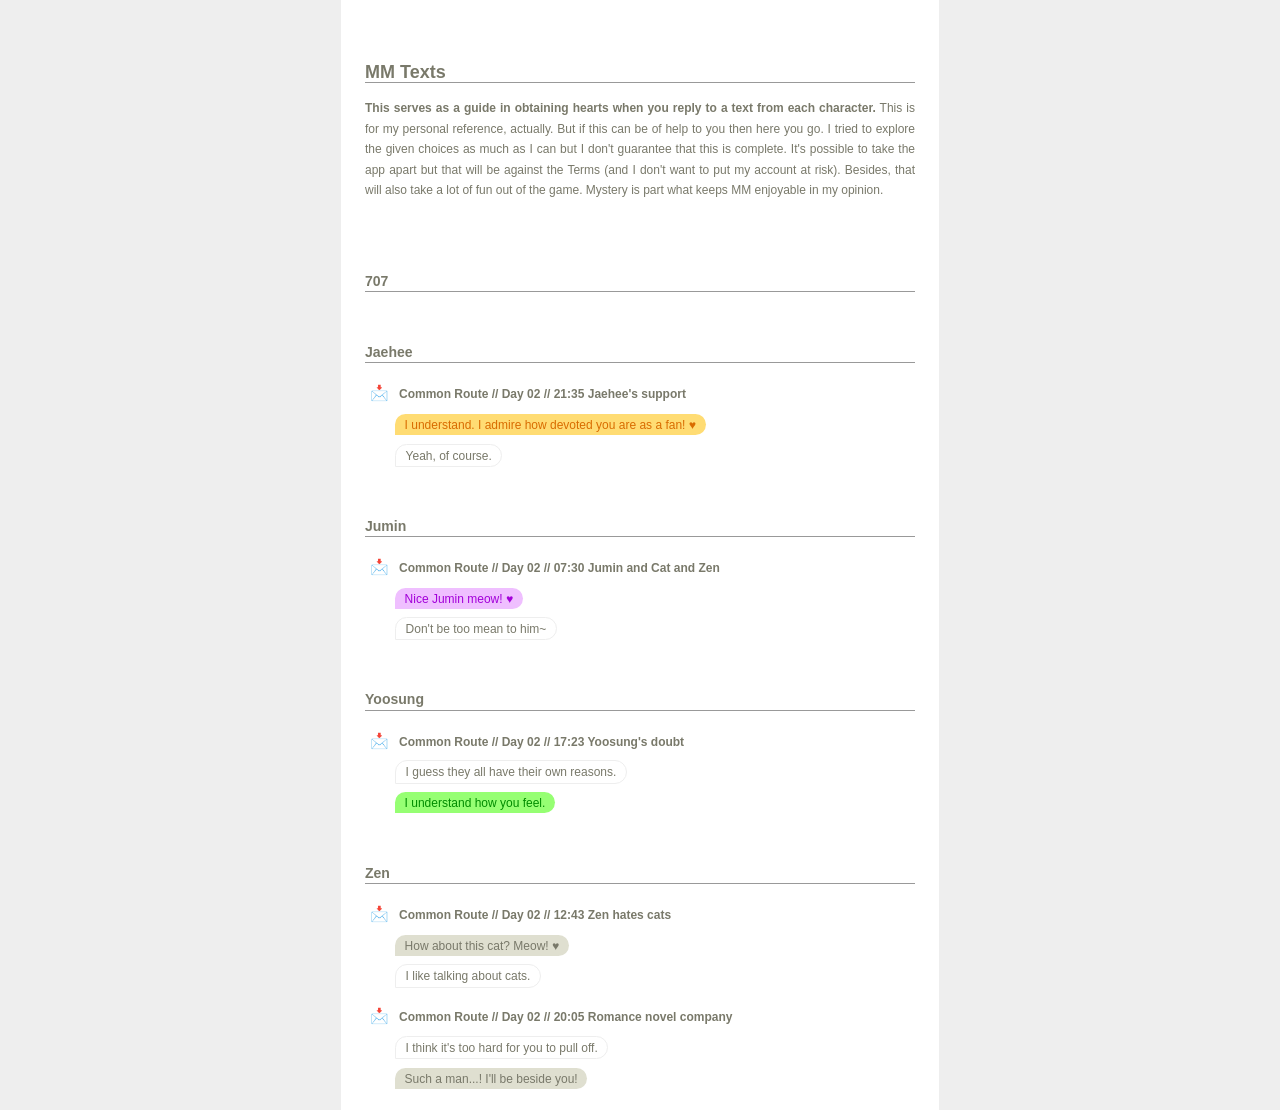
<file: mm-text.html>
<!DOCTYPE html lang="en">
<head>
	<title>MM text</title>
	<meta http-equiv="Content-Type" content="text/html; charset=utf-8" />
	<meta name="description" content="" />
	<meta name="author" content="wyh4l84" />
	<meta name="keywords" content="" />
	<meta name="robots" content="index,follow" />
	<link rel="stylesheet" type="text/css" href="styles.css" />
</head>

<body>
<div class="content">
<h2>MM Texts</h2>
<b>This serves as a guide in obtaining hearts when you reply to a text from each character.</b> This is for my personal reference, actually. But if this can be of help to you then here you go. I tried to explore the given choices as much as I can but I don't guarantee that this is complete. It's possible to take the app apart but that will be against the Terms (and I don't want to put my account at risk). Besides, that will also take a lot of fun out of the game. Mystery is part what keeps MM enjoyable in my opinion.<br/>
<br/>
<h3>707</h3>



<h3>Jaehee</h3>
<h4>Common Route // Day 02 // 21:35 Jaehee's support</h4>
	<ul class="mm-text">
      <li><span class="mm-Jaehee mm-kyara mm-chat">I understand. I admire how devoted you are as a fan! ♥</span></li>
      <li><span class="mm-chat-answer-null">Yeah, of course.</span></li>
    </ul>

	
	
<h3>Jumin</h3>
<h4>Common Route // Day 02 // 07:30 Jumin and Cat and Zen</h4>
	<ul class="mm-text">
      <li><span class="mm-Jumin mm-kyara mm-chat">Nice Jumin meow! ♥</span></li>
      <li><span class="mm-chat-answer-null">Don't be too mean to him~</span></li>
    </ul>

	
	
<h3>Yoosung</h3>
<h4>Common Route // Day 02 // 17:23 Yoosung's doubt</h4>
	<ul class="mm-text">
      <li><span class="mm-chat-answer-null">I guess they all have their own reasons.</span></li>
      <li><span class="mm-Yoosung mm-kyara mm-chat">I understand how you feel.</span></li>
    </ul>

	
	
<h3>Zen</h3>
<h4 class="mm-text">Common Route // Day 02 // 12:43 Zen hates cats</h4>	
	<ul class="mm-text">
      <li><span class="mm-Zen mm-kyara mm-chat">How about this cat? Meow! ♥</span></span></li>
      <li><span class="mm-chat-answer-null">I like talking about cats.</span></li>
    </ul>
<h4 class="mm-text">Common Route // Day 02 // 20:05 Romance novel company</h4>
	<ul class="mm-text">
      <li><span class="mm-chat-answer-null">I think it's too hard for you to pull off.</span></li>
      <li><span class="mm-Zen mm-kyara mm-chat">Such a man...! I'll be beside you!</span></li>
    </ul>


</div>
</body>
</html>
</file>
<file: styles.css>
/* Stylesheet by @wyh4l84. */

html, body {
	height: 100%;
}

body {
	padding:0;
	margin:0;
/*	background: #00a3d9;
	color: #00a3d9;*/
	background: #eee;
	color: #79796a;
	font: 12px 'segoe ui', sans-serif ;
	text-align: justify;
	
}
.content {
	background: #fff;
	box-shadow: 0 0 1em 0.3em #99e6ffa;
width: 550px;
padding: 1em 2em;
margin: 0 auto;
line-height: 1.7em;
}
h1, h2, h3 {
	border-bottom: 1px solid #999;
	margin-top: 50px;
}
h4, h5, h6 {
	margin: 20px 0 0;
	padding-left: 5px;
}
h4:before {
	content:"📩";
	font-size: 15px;
	margin-right: 10px;
}
ul {
	margin: 30px 0;
	padding: 0;
	list-style-type:none;
}
ul ul {
	padding-left: 20px;
}
li {
	margin: 10px 0;
}
/*ul li:before {
	content: "❈  ";
}*/

table {
width: 100%;
font-size: inherit;
}
tr:even {
background: rgba(0,0,0,0.5);
}
th {
width: 30%;
background: #79796a;
color: #fff;
text-align: center;
}
th:first-child {
width: 7%;
}
tr td:first-child {
text-align: center;
}
td {
}
tr:hover td {
	background: #f0f0e1;
}


ul.mm-text {
	padding:0;
	margin: 0 30px;
}
.mm-chat-answer-null {
	border-radius: 1em 1em 1em 0;
	padding: 0.3em 0.8em;
	background: #ffffff;
	border: 1px solid #eee;
}
.mm-character {
	width: 25% !important;
}
.mm-kyara {
	border-radius: 2px;
	padding: 1px 3px;
	margin-right: 1px;
}
.mm-chat {
	border-radius: 1em 1em 1em 0;
	padding: 0.3em 0.8em;
}
.mm-chat-sub:before {
	content: "└┄ ";
	margin-left: 20px;
	color: #999;
}
.mm-chat-sub-2 {
	margin-left: 40px;
}
.mm-Zen {
	background: #dfdfd0;
	color: #79796a;
}
.mm-Jaehee {
	background: #ffdc73;
	color: #d96c00;
}
.mm-Yoosung {
	background: #96ff73;
	color: #008c00;
}

.mm-707 {
	background: #ffbfbf;
	color: #d93600;
}
.mm-Jumin {
	background: #efbfff;
	color: #a300d9;
}
.mm-V {
	background: #bfefff;
	color: #008c8c;
}

table.legend th, table.legend td {
	padding: 5px 10px;
}

.note {
	color: #ff9673;
	font-size: 0.8em;
	border: 1px dashed #ffdfbf;
	padding: 2px 5px;
}
.email {
	font-weight: bold;
	font-style: italic;
	font-size: 0.8em;
}
.email:before {
	content: "{";
}
.email:after {
	content: "}";
}
</file>
